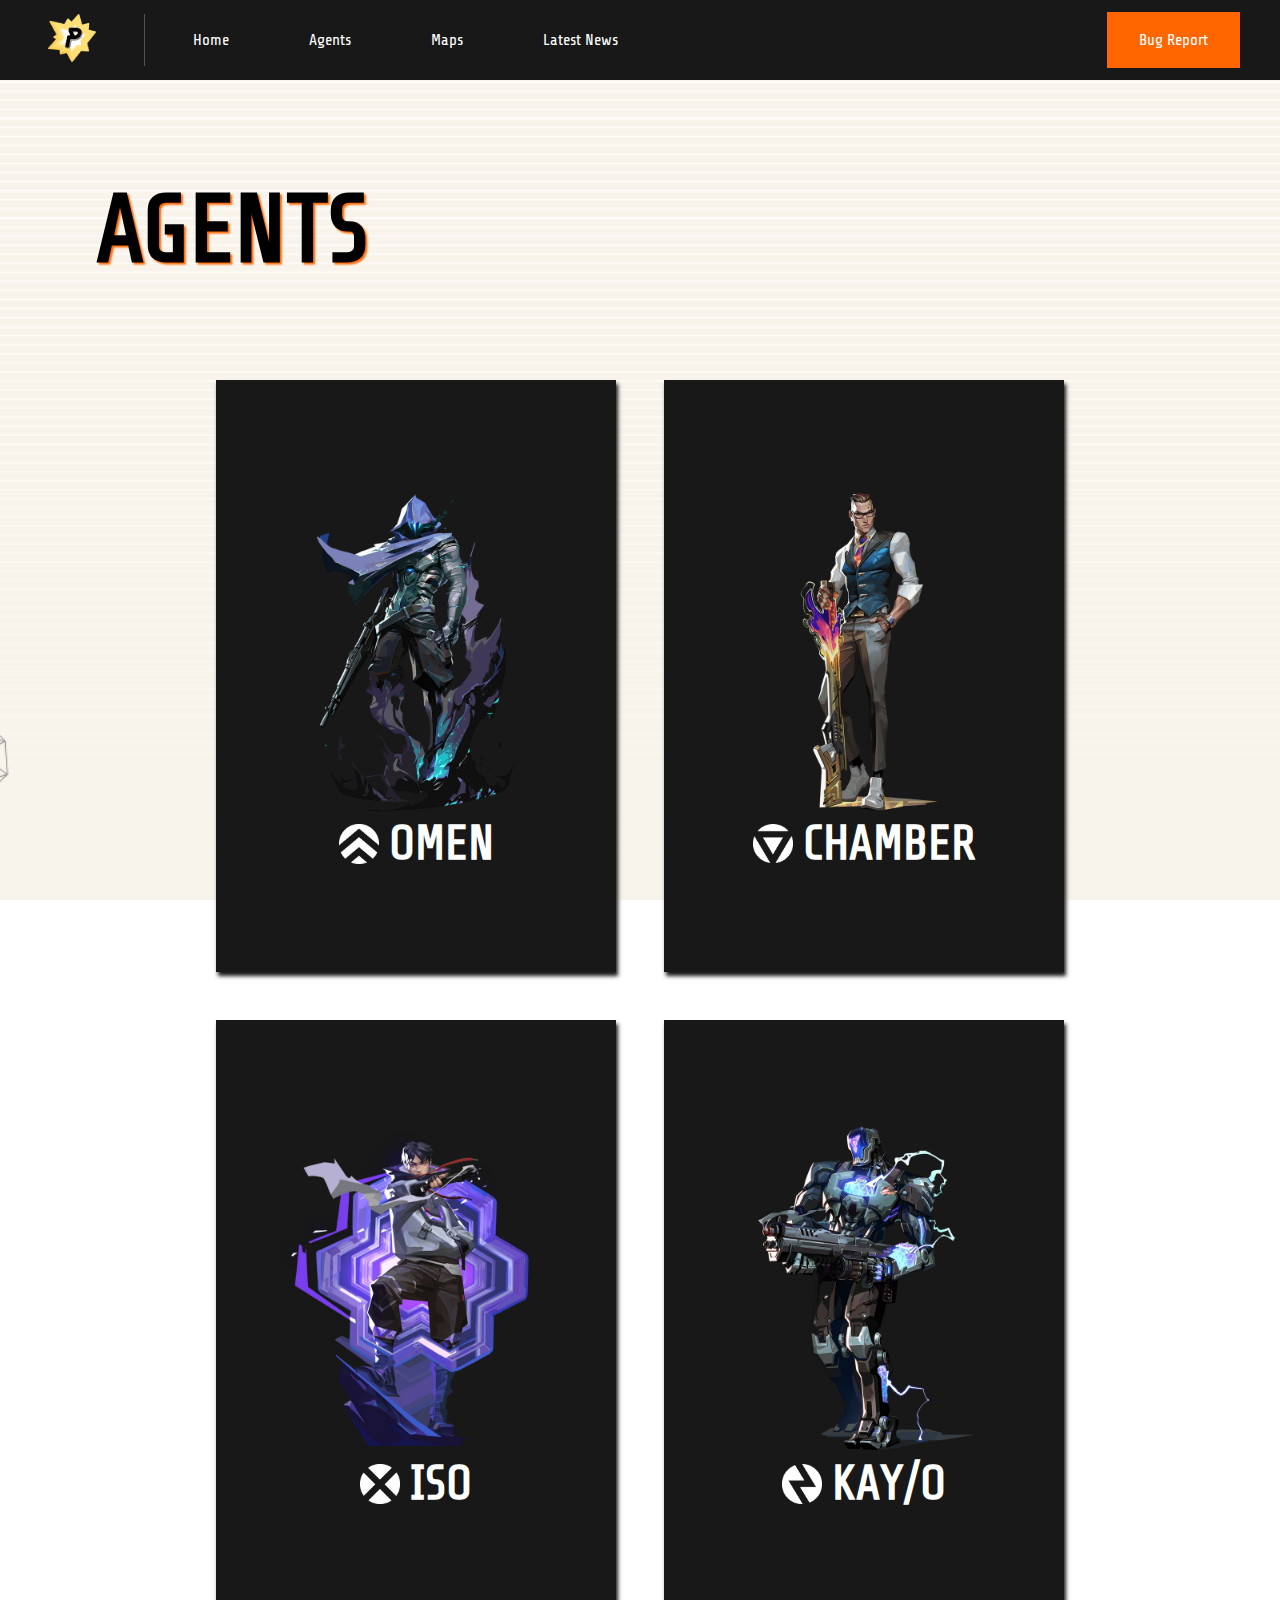
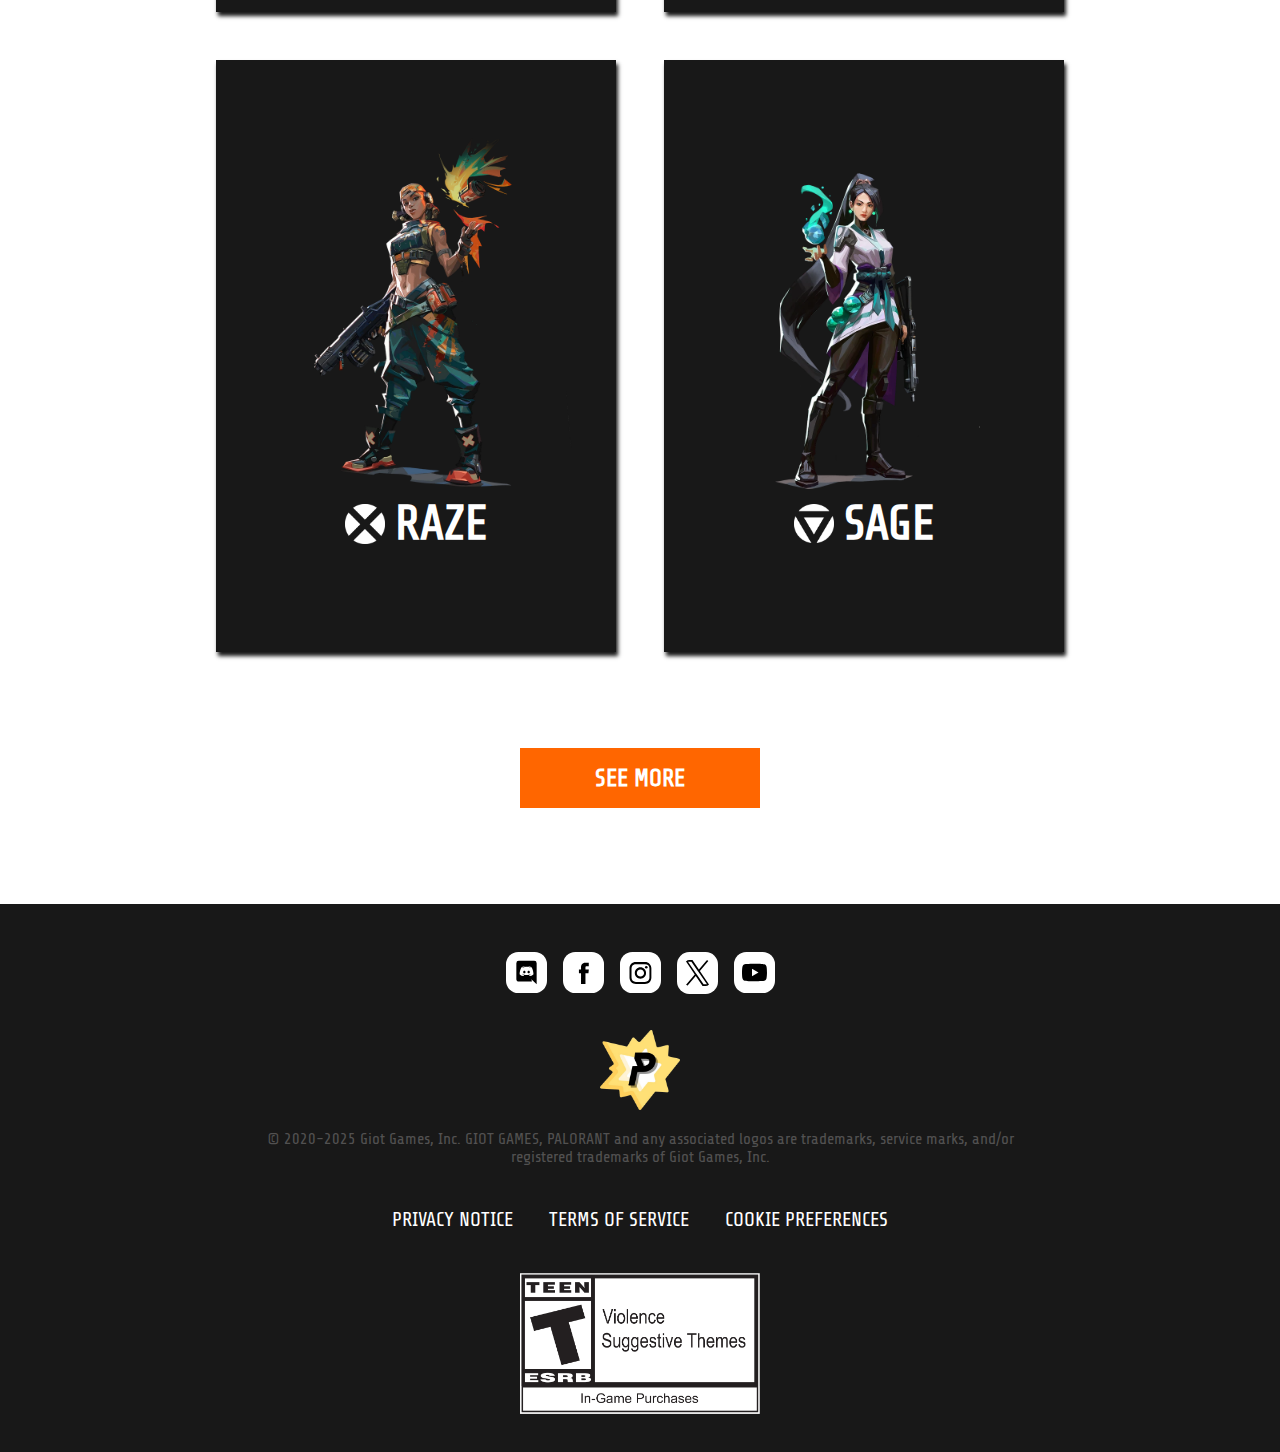
<file: page/agents.html>
<!DOCTYPE html>
<html lang="en">
  <head>
    <meta charset="UTF-8" />
    <meta name="viewport" content="width=device-width, initial-scale=1.0" />
    <link rel="stylesheet" href="../style/style.css" />
    <link rel="stylesheet" href="../style/index.css" />
    <link rel="stylesheet" href="../style/agents.css">
    <link rel="icon" href="../assets/partial/logo.png" type="image/png" />
    <script src="../js/index.js"></script>
    <title>Palorant</title>
  </head>
  <body>
    <header>
      <nav>
        <img
          src="../assets/partial/logo.png"
          alt=""
          srcset=""
          class="logo-responsive"
        />
        <input type="checkbox" id="sidebar-active" />
        <label for="sidebar-active" class="open-sidebar-button">
          <img src="../assets/partial/open.png" alt="notfound" srcset="" />
        </label>

        <div class="link-container">
          <div class="logo-container">
            <label for="sidebar-active" class="close-sidebar-button">
              <img src="../assets/partial/close.png" alt="notfound" srcset="" />
            </label>
            <a href="" class="logo">
              <img src="../assets/partial/logo.png" alt="" srcset="" />
            </a>
          </div>
          <a href="../index.html" class="link-nav">Home</a>
          <a href="agents.html" class="link-nav">Agents</a>
          <a href="maps.html" class="link-nav">Maps</a>
          <a href="news.html" class="link-nav">Latest News</a>
          <a href="report.html" class="bug-report">Bug Report</a>
        </div>
      </nav>
    </header>

    <section>
      <h1 class="latest-title agents-title">AGENTS</h1>
      <div class="agents-container">
        <a href="agents-detail/omen.html">
        <div class="agents">
          <div class="agents-photo">
            <img src="../assets/agents/omen.png" alt="">
          </div>
          <div class="agents-name-wrapper">
            <img src="../assets/index/roles/controller.png" alt="">
            <h1>OMEN</h1>
          </div>
        </div>
        </a>
        <a href="agents-detail/chamber.html">
        <div class="agents">
          <div class="agents-photo">
            <img src="../assets/agents/chamber.png" alt="">
          </div>
          <div class="agents-name-wrapper">
            <img src="../assets/index/roles/sentinel.png" alt="">
            <h1>CHAMBER</h1>
          </div>
        </div>
        </a>
        <a href="agents-detail/iso.html">
        <div class="agents">
          <div class="agents-photo">
            <img src="../assets/agents/iso.png" alt="">
          </div>
          <div class="agents-name-wrapper">
            <img src="../assets/index/roles/duelist.png" alt="">
            <h1>ISO</h1>
          </div>
        </div>
        </a>
        <a href="agents-detail/kayo.html">
        <div class="agents">
          <div class="agents-photo">
            <img src="../assets/agents/kayo.png" alt="">
          </div>
          <div class="agents-name-wrapper">
            <img src="../assets/index/roles/initiator.png" alt="">
            <h1>KAY/O</h1>
          </div>
        </div>
        </a>
        <a href="agents-detail/raze.html">
        <div class="agents">
          <div class="agents-photo">
            <img src="../assets/agents/raze.png" alt="">
          </div>
          <div class="agents-name-wrapper">
            <img src="../assets/index/roles/duelist.png" alt="">
            <h1>RAZE</h1>
          </div>
        </div>
        </a>
        <a href="agents-detail/sage.html">
        <div class="agents">
          <div class="agents-photo">
            <img src="../assets/agents/sage.png" alt="">
          </div>
          <div class="agents-name-wrapper">
            <img src="../assets/index/roles/sentinel.png" alt="">
            <h1>SAGE</h1>
          </div>
        </div>
        </a>
      </div>
      <div class="btn-container">
        <button class="all-agent-btn see-more-btn">SEE MORE</button>
      </div>
    </section>

    <footer>
      <div class="social-media-wrapper">
        <a href="">
          <img src="../assets/partial/footer/discord.svg" alt="" srcset="" />
        </a>
        <a href="">
          <img src="../assets/partial/footer/facebook.svg" alt="" srcset="" />
        </a>
        <a href="">
          <img src="../assets/partial/footer/instagram.svg" alt="" srcset="" />
        </a>
        <a href="">
          <img src="../assets/partial/footer/x.svg" alt="" srcset="" />
        </a>
        <a href="">
          <img src="../assets/partial/footer/youtube.svg" alt="" srcset="" />
        </a>
      </div>
      <div class="copyrights-wrapper">
        <a href="">
          <img src="../assets/partial/logo.png" alt="" />
        </a>
        <p class="copyrights-text">
          &copy; 2020-2025 Giot Games, Inc. GIOT GAMES, PALORANT and any
          associated logos are trademarks, service marks, and/or registered
          trademarks of Giot Games, Inc.
        </p>
      </div>
      <div class="terms-wrapper">
        <a href="">PRIVACY NOTICE</a>
        <a href="">TERMS OF SERVICE</a>
        <a href="">COOKIE PREFERENCES</a>
      </div>
      <img src="../assets/partial/footer/esrb.png" alt="" class="esrb-icon" />
    </footer>
  </body>
</html>
</file>
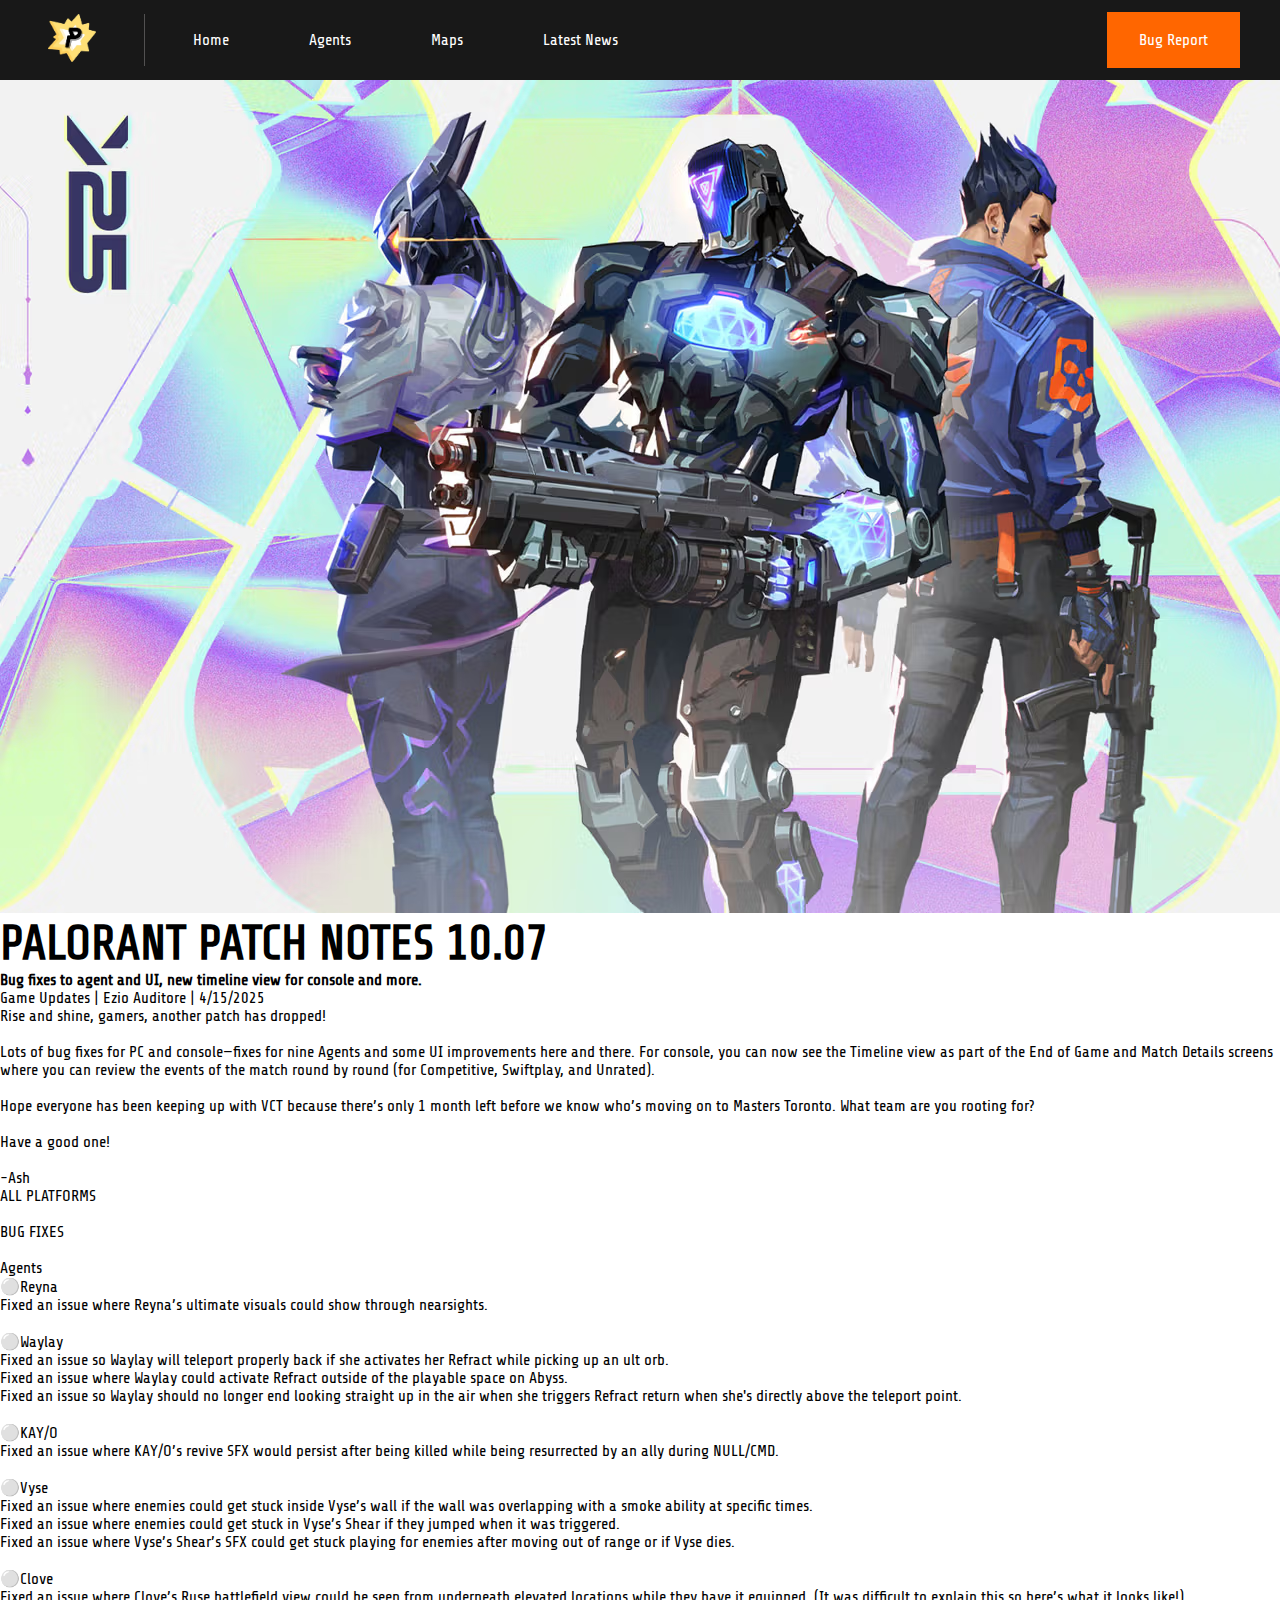
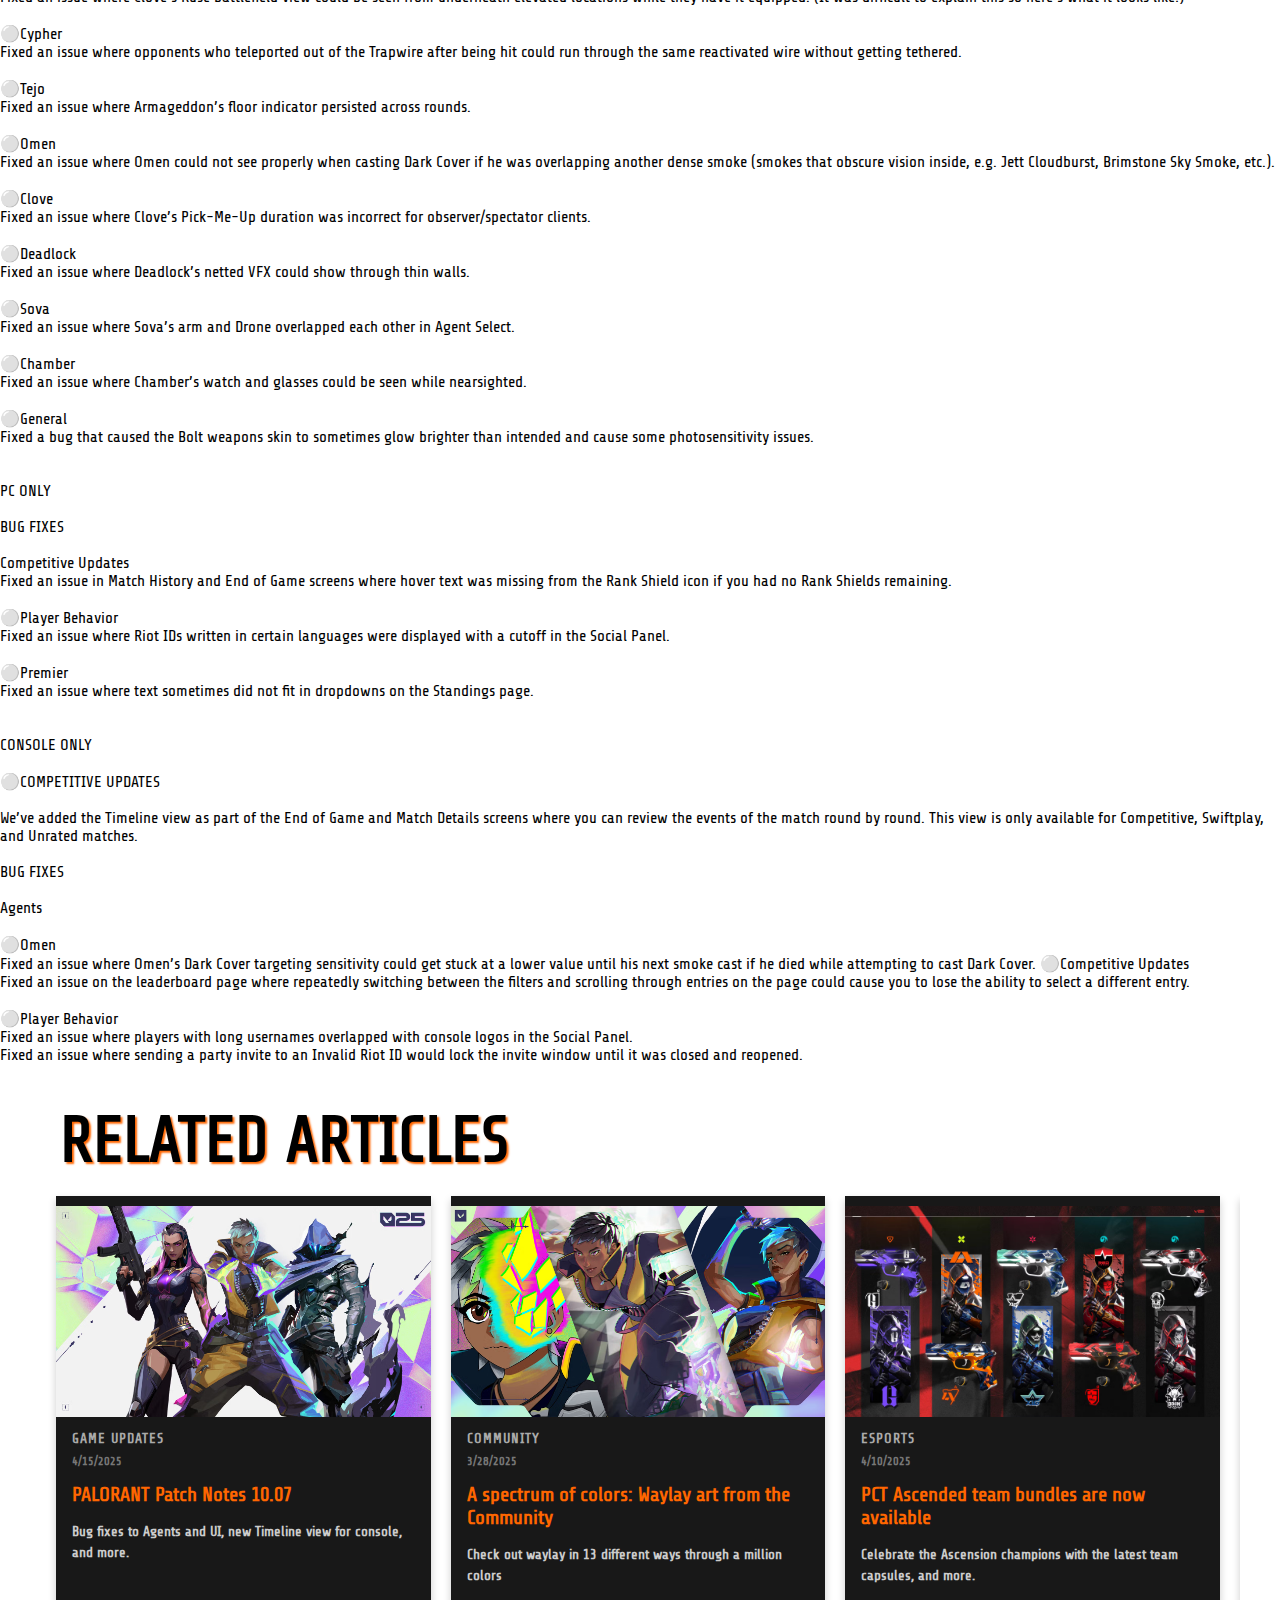
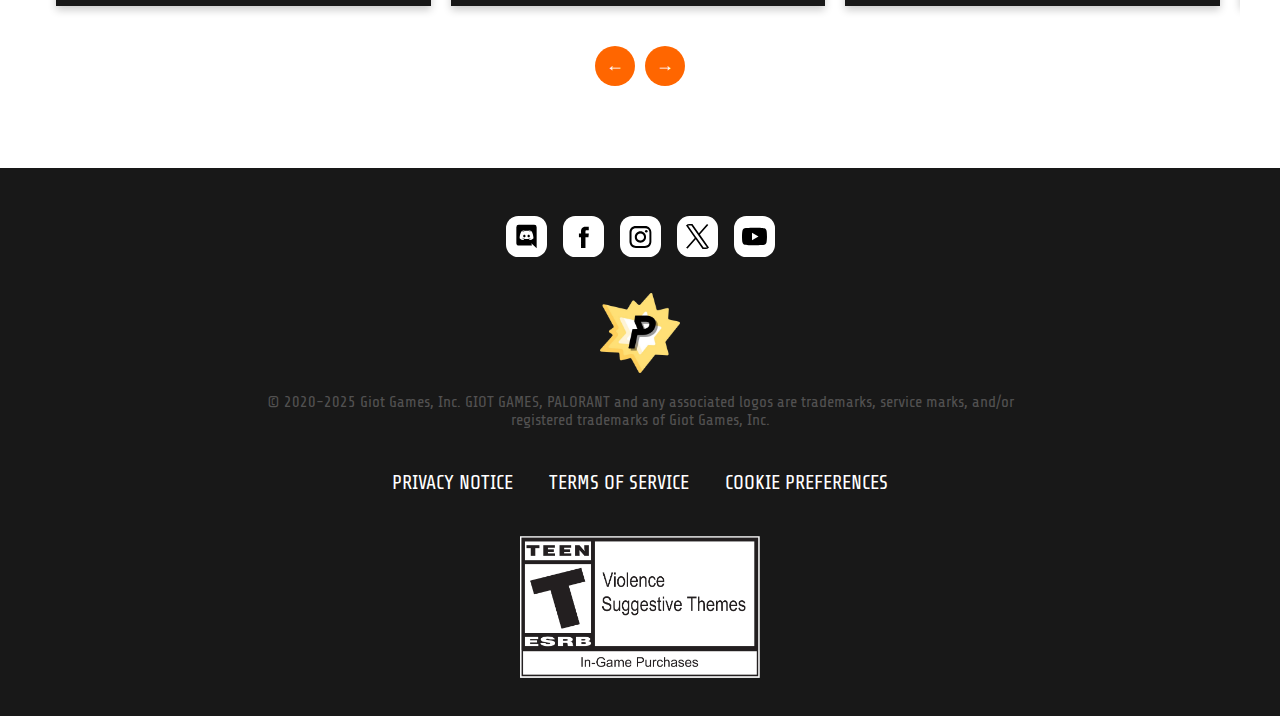
<file: page/news-detail.html>
<!DOCTYPE html>
<html lang="en">
  <head>
    <meta charset="UTF-8" />
    <meta name="viewport" content="width=device-width, initial-scale=1.0" />
    <link rel="stylesheet" href="../style/style.css" />
    <link rel="stylesheet" href="../style/index.css" />
    <link rel="stylesheet" href="../style/news.css" />
    <link rel="icon" href="../assets/partial/logo.png" type="image/png" />
    <script src="../js/index.js"></script>
    <title>Palorant</title>
  </head>
  <body>
    <header>
      <nav>
        <img
          src="../assets/partial/logo.png"
          alt=""
          srcset=""
          class="logo-responsive"
        />
        <input type="checkbox" id="sidebar-active" />
        <label for="sidebar-active" class="open-sidebar-button">
          <img src="../assets/partial/open.png" alt="notfound" srcset="" />
        </label>

        <div class="link-container">
          <div class="logo-container">
            <label for="sidebar-active" class="close-sidebar-button">
              <img src="../assets/partial/close.png" alt="notfound" srcset="" />
            </label>
            <a href="" class="logo">
              <img src="../assets/partial/logo.png" alt="" srcset="" />
            </a>
          </div>
          <a href="../index.html" class="link-nav">Home</a>
          <a href="agents.html" class="link-nav">Agents</a>
          <a href="maps.html" class="link-nav">Maps</a>
          <a href="news.html" class="link-nav">Latest News</a>
          <a href="report.html" class="bug-report">Bug Report</a>
        </div>
      </nav>
    </header>

    <section>
      <div class="news-detail-container">
        <div class="news-detail-img">
          <img src="../assets/index/news/patchnotes1.png" alt="" />
        </div>
        <div class="news-detail-desc">
          <h1 class="news-detail-title">PALORANT PATCH NOTES 10.07</h1>
          <h4 class="news-detail-subtitle">
            Bug fixes to agent and UI, new timeline view for console and more.
          </h4>
          <p>Game Updates | Ezio Auditore | 4/15/2025</p>
        </div>
      </div>

      <div class="detail-text-container">
        <div class="detail-text-wrapper">
          <div class="introduction-text">
            <p>
              Rise and shine, gamers, another patch has dropped! <br />
              <br />
              Lots of bug fixes for PC and console—fixes for nine Agents and
              some UI improvements here and there. For console, you can now see
              the Timeline view as part of the End of Game and Match Details
              screens where you can review the events of the match round by
              round (for Competitive, Swiftplay, and Unrated). <br />
              <br />
              Hope everyone has been keeping up with VCT because there’s only 1
              month left before we know who’s moving on to Masters Toronto. What
              team are you rooting for? <br /><br />
              Have a good one! <br />
              <br />
              -Ash
            </p>
          </div>
          <div class="info-text">
            <p>
                ALL PLATFORMS <br><br>
                BUG FIXES<br><br>
                Agents<br>
                ⚪Reyna<br>
                Fixed an issue where Reyna’s ultimate visuals could show through nearsights.<br><br>
                ⚪Waylay<br>
                Fixed an issue so Waylay will teleport properly back if she activates her Refract while picking up an ult orb.<br>
                Fixed an issue where Waylay could activate Refract outside of the playable space on Abyss.<br>
                Fixed an issue so Waylay should no longer end looking straight up in the air when she triggers Refract return when she's directly above the teleport point.<br><br>
                ⚪KAY/O<br>
                Fixed an issue where KAY/O’s revive SFX would persist after being killed while being resurrected by an ally during NULL/CMD.<br><br>
                ⚪Vyse<br>
                Fixed an issue where enemies could get stuck inside Vyse’s wall if the wall was overlapping with a smoke ability at specific times.<br>
                Fixed an issue where enemies could get stuck in Vyse’s Shear if they jumped when it was triggered.<br>
                Fixed an issue where Vyse’s Shear’s SFX could get stuck playing for enemies after moving out of range or if Vyse dies.<br><br>
                ⚪Clove<br>
                Fixed an issue where Clove’s Ruse battlefield view could be seen from underneath elevated locations while they have it equipped. (It was difficult to explain this so here’s what it looks like!)<br><br>
                
                
                ⚪Cypher<br>
                Fixed an issue where opponents who teleported out of the Trapwire after being hit could run through the same reactivated wire without getting tethered.<br><br>
                ⚪Tejo<br>
                Fixed an issue where Armageddon’s floor indicator persisted across rounds.<br><br>
                ⚪Omen<br>
                Fixed an issue where Omen could not see properly when casting Dark Cover if he was overlapping another dense smoke (smokes that obscure vision inside, e.g. Jett Cloudburst, Brimstone Sky Smoke, etc.).<br><br>
                ⚪Clove<br>
                Fixed an issue where Clove’s Pick-Me-Up duration was incorrect for observer/spectator clients.<br><br>
                ⚪Deadlock<br>
                Fixed an issue where Deadlock’s netted VFX could show through thin walls.<br><br>
                ⚪Sova<br>
                Fixed an issue where Sova’s arm and Drone overlapped each other in Agent Select.<br><br>
                ⚪Chamber<br>
                Fixed an issue where Chamber’s watch and glasses could be seen while nearsighted.<br><br>
                ⚪General<br>
                Fixed a bug that caused the Bolt weapons skin to sometimes glow brighter than intended and cause some photosensitivity issues.<br><br><br>
                PC ONLY<br><br>
                BUG FIXES<br><br>
                Competitive Updates<br>
                Fixed an issue in Match History and End of Game screens where hover text was missing from the Rank Shield icon if you had no Rank Shields remaining.<br><br>
                ⚪Player Behavior<br>
                Fixed an issue where Riot IDs written in certain languages were displayed with a cutoff in the Social Panel.<br><br>
                ⚪Premier<br>
                Fixed an issue where text sometimes did not fit in dropdowns on the Standings page.<br><br><br>
                CONSOLE ONLY<br><br>
                ⚪COMPETITIVE UPDATES<br><br>
                We’ve added the Timeline view as part of the End of Game and Match Details screens where you can review the events of the match round by round.
                This view is only available for Competitive, Swiftplay, and Unrated matches.<br><br>
                BUG FIXES<br><br>
                Agents<br><br>
                ⚪Omen<br>
                Fixed an issue where Omen’s Dark Cover targeting sensitivity could get stuck at a lower value until his next smoke cast if he died while attempting to cast Dark Cover.
                ⚪Competitive Updates<br>
                Fixed an issue on the leaderboard page where repeatedly switching between the filters and scrolling through entries on the page could cause you to lose the ability to select a different entry.<br><br>
                ⚪Player Behavior<br>
                Fixed an issue where players with long usernames overlapped with console logos in the Social Panel.<br>
                Fixed an issue where sending a party invite to an Invalid Riot ID would lock the invite window until it was closed and reopened.<br>
            </p>
          </div>
        </div>
      </div>

      <div class="slider-container">
        <div class="latest-title-wrapper">
          <h1 class="latest-title">RELATED ARTICLES</h1>
          <!-- <a href="" class="latest-link">GO TO NEWS PAGE</a> -->
        </div>
        <div class="slider">
          <div class="card">
            <a href="news-detail.html" class="card-link">
              <div class="card-content">
                <div class="image-container">
                  <img
                    src="../assets/index/news/patchnotes.png"
                    alt=""
                    class="card-image"
                  />
                </div>
                <div class="card-category">Game Updates</div>
                <div class="card-date">4/15/2025</div>
                <h3 class="card-title">PALORANT Patch Notes 10.07</h3>
                <p class="card-description">
                  Bug fixes to Agents and UI, new Timeline view for console, and
                  more.
                </p>
              </div>
            </a>
          </div>

          <div class="card">
            <a href="news-detail.html" class="card-link">
              <div class="card-content">
                <div class="image-container">
                  <img
                    src="../assets/index/news/waylayfanart.png"
                    alt=""
                    class="card-image"
                  />
                </div>
                <div class="card-category">Community</div>
                <div class="card-date">3/28/2025</div>
                <h3 class="card-title">
                  A spectrum of colors: Waylay art from the Community
                </h3>
                <p class="card-description">
                  Check out waylay in 13 different ways through a million colors
                </p>
              </div>
            </a>
          </div>

          <div class="card">
            <a href="news-detail.html" class="card-link">
              <div class="card-content">
                <div class="image-container">
                  <img
                    src="../assets/index/news/pct.png"
                    alt=""
                    srcset=""
                    class="card-image"
                  />
                </div>
                <div class="card-category">ESPORTS</div>
                <div class="card-date">4/10/2025</div>
                <h3 class="card-title">
                  PCT Ascended team bundles are now available
                </h3>
                <p class="card-description">
                  Celebrate the Ascension champions with the latest team
                  capsules, and more.
                </p>
              </div>
            </a>
          </div>

          <div class="card">
            <a href="news-detail.html" class="card-link">
              <div class="card-content">
                <div class="image-container">
                  <img
                    src="../assets/index/news/smite.png"
                    alt=""
                    class="card-image"
                  />
                </div>
                <div class="card-category">GAME UPDATES</div>
                <div class="card-date">4/1/2025</div>
                <h3 class="card-title">April Fools: Smite 2 Reveal</h3>
                <p class="card-description">
                  Yup it's happening. The best skin is back and better than
                  ever.
                </p>
              </div>
            </a>
          </div>

          <div class="card">
            <a href="news-detail.html" class="card-link">
              <div class="card-content">
                <div class="image-container">
                  <img
                    src="../assets/index/news/pct.png"
                    alt=""
                    srcset=""
                    class="card-image"
                  />
                </div>
                <div class="card-category">ESPORTS</div>
                <div class="card-date">3/19/2025</div>
                <h3 class="card-title">
                  Masters Toronto: Live audience and ticket sale information
                </h3>
                <p class="card-description">
                  We're thrilled to announce that tickets for PALORANT Masters
                  Toronto will be available
                </p>
              </div>
            </a>
          </div>
          <div class="card">
            <a href="news-detail.html" class="card-link">
              <div class="card-content">
                <div class="image-container">
                  <img
                    src="../assets/index/news/patchnotes1.png"
                    alt=""
                    srcset=""
                    class="card-image"
                  />
                </div>
                <div class="card-category">GAME UPDATES</div>
                <div class="card-date">4/1/2025</div>
                <h3 class="card-title">PALORANT Patch Notes 10.06</h3>
                <p class="card-description">
                  New KAY/O mechanic and buffs, plus loads of bug fixes
                </p>
              </div>
            </a>
          </div>
        </div>

        <div class="slider-nav">
          <button class="slider-btn prev-btn">&larr;</button>
          <button class="slider-btn next-btn">&rarr;</button>
        </div>
      </div>
    </section>

    <footer>
      <div class="social-media-wrapper">
        <a href="">
          <img src="../assets/partial/footer/discord.svg" alt="" srcset="" />
        </a>
        <a href="">
          <img src="../assets/partial/footer/facebook.svg" alt="" srcset="" />
        </a>
        <a href="">
          <img src="../assets/partial/footer/instagram.svg" alt="" srcset="" />
        </a>
        <a href="">
          <img src="../assets/partial/footer/x.svg" alt="" srcset="" />
        </a>
        <a href="">
          <img src="../assets/partial/footer/youtube.svg" alt="" srcset="" />
        </a>
      </div>
      <div class="copyrights-wrapper">
        <a href="">
          <img src="../assets/partial/logo.png" alt="" />
        </a>
        <p class="copyrights-text">
          &copy; 2020-2025 Giot Games, Inc. GIOT GAMES, PALORANT and any
          associated logos are trademarks, service marks, and/or registered
          trademarks of Giot Games, Inc.
        </p>
      </div>
      <div class="terms-wrapper">
        <a href="">PRIVACY NOTICE</a>
        <a href="">TERMS OF SERVICE</a>
        <a href="">COOKIE PREFERENCES</a>
      </div>
      <img src="../assets/partial/footer/esrb.png" alt="" class="esrb-icon" />
    </footer>
  </body>
</html>
</file>
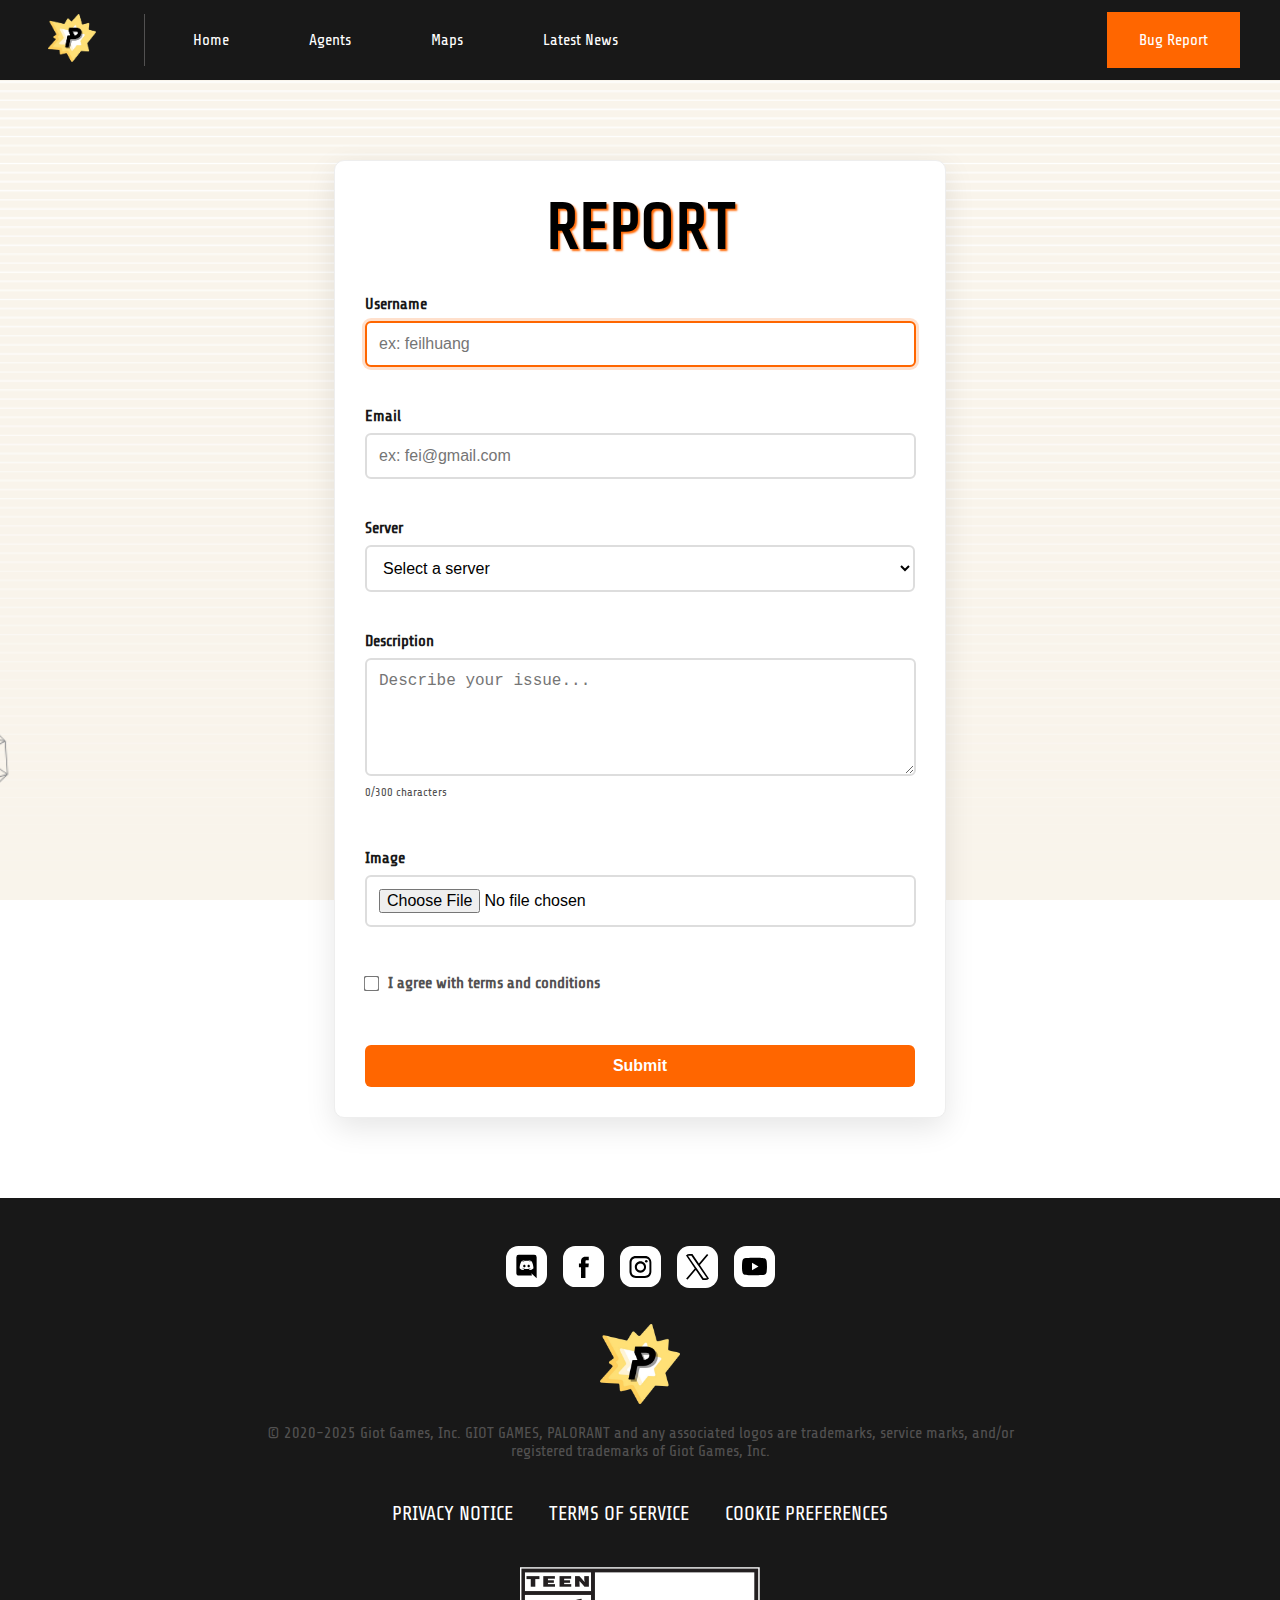
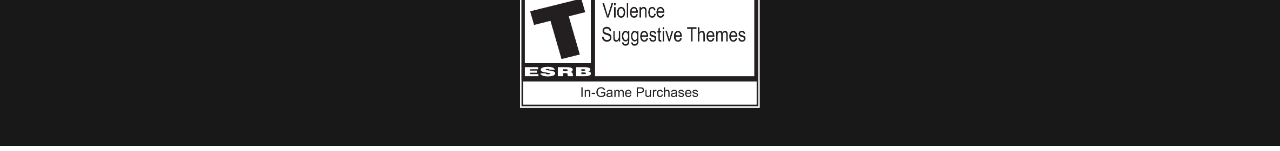
<file: page/report.html>
<!DOCTYPE html>
<html lang="en">
  <head>
    <meta charset="UTF-8" />
    <meta name="viewport" content="width=device-width, initial-scale=1.0" />
    <link rel="stylesheet" href="../style/style.css" />
    <link rel="stylesheet" href="../style/index.css" />
    <link rel="stylesheet" href="../style/report.css">
    <link rel="icon" href="../assets/partial/logo.png" type="image/png" />
    <script src="../js/report.js"></script>
    <title>Palorant</title>
  </head>
  
  <body>
    <header>
      <nav>
        <img
          src="../assets/partial/logo.png"
          alt=""
          srcset=""
          class="logo-responsive"
        />
        <input type="checkbox" id="sidebar-active" />
        <label for="sidebar-active" class="open-sidebar-button">
          <img src="../assets/partial/open.png" alt="notfound" srcset="" />
        </label>

        <div class="link-container">
          <div class="logo-container">
            <label for="sidebar-active" class="close-sidebar-button">
              <img src="../assets/partial/close.png" alt="notfound" srcset="" />
            </label>
            <a href="" class="logo">
              <img src="../assets/partial/logo.png" alt="" srcset="" />
            </a>
          </div>
          <a href="../index.html" class="link-nav">Home</a>
          <a href="agents.html" class="link-nav">Agents</a>
          <a href="maps.html" class="link-nav">Maps</a>
          <a href="news.html" class="link-nav">Latest News</a>
          <a href="report.html" class="bug-report">Bug Report</a>
        </div>
      </nav>
    </header>

    <section>
      <div class="form-container">
        <form id="reportForm" action="">
          <h1 class="text-report">REPORT</h1>
          <div class="input-wrapper">
          <label for="username">Username</label>
          <input type="text" name="username" id="username" placeholder="ex: feilhuang" autocomplete="off" autofocus>
          <div id="usernameError" class="error-message"></div>
          </div>

          <div class="input-wrapper">
          <label for="email">Email</label>
          <input type="email" name="email" id="email" placeholder="ex: fei@gmail.com">
          <div id="emailError" class="error-message"></div>
          </div>

          <div class="input-wrapper">
          <label for="server">Server</label>
          <select name="server" id="server">
            <option value="">Select a server</option>
            <option value="APAC">APAC</option>  
            <option value="EMEA">EMEA</option>
            <option value="AMERICA">AMERICA</option>
            <option value="CHINA">CHINA</option>
          </select>
          <div id="serverError" class="error-message"></div>
          </div>

          <div class="input-wrapper">
          <label for="description">Description</label>
          <textarea name="description" id="description" cols="30" rows="5" placeholder="Describe your issue..."></textarea>
          <div class="char-counter" id="descCounter">0/300 characters</div>
          <div id="descriptionError" class="error-message"></div>
          </div>

          <div class="input-wrapper">
          <label for="report-img">Image</label>
          <input type="file" id="report-img" name="report-img" accept="image/*">
          <img id="preview" class="preview-image" alt="Preview">
          <div id="imageError" class="error-message"></div>
          </div>  

          <div class="checkbox-wrapper">
            <input type="checkbox" name="agree" id="agree">
            <label for="agree" class="label-agree">I agree with terms and conditions</label>
          </div>
          <div id="agreeError" class="error-message"></div>
        
          <button type="submit">Submit</button>
        </form>
      </div>
    </section>
   

    <footer>
      <div class="social-media-wrapper">
        <a href="">
          <img src="../assets/partial/footer/discord.svg" alt="" srcset="" />
        </a>
        <a href="">
          <img src="../assets/partial/footer/facebook.svg" alt="" srcset="" />
        </a>
        <a href="">
          <img src="../assets/partial/footer/instagram.svg" alt="" srcset="" />
        </a>
        <a href="">
          <img src="../assets/partial/footer/x.svg" alt="" srcset="" />
        </a>
        <a href="">
          <img src="../assets/partial/footer/youtube.svg" alt="" srcset="" />
        </a>
      </div>
      <div class="copyrights-wrapper">
        <a href="">
          <img src="../assets/partial/logo.png" alt="" />
        </a>
        <p class="copyrights-text">
          &copy; 2020-2025 Giot Games, Inc. GIOT GAMES, PALORANT and any
          associated logos are trademarks, service marks, and/or registered
          trademarks of Giot Games, Inc.
        </p>
      </div>
      <div class="terms-wrapper">
        <a href="">PRIVACY NOTICE</a>
        <a href="">TERMS OF SERVICE</a>
        <a href="">COOKIE PREFERENCES</a>
      </div>
      <img src="../assets/partial/footer/esrb.png" alt="" class="esrb-icon" />
    </footer>
  </body>
</html>
</file>
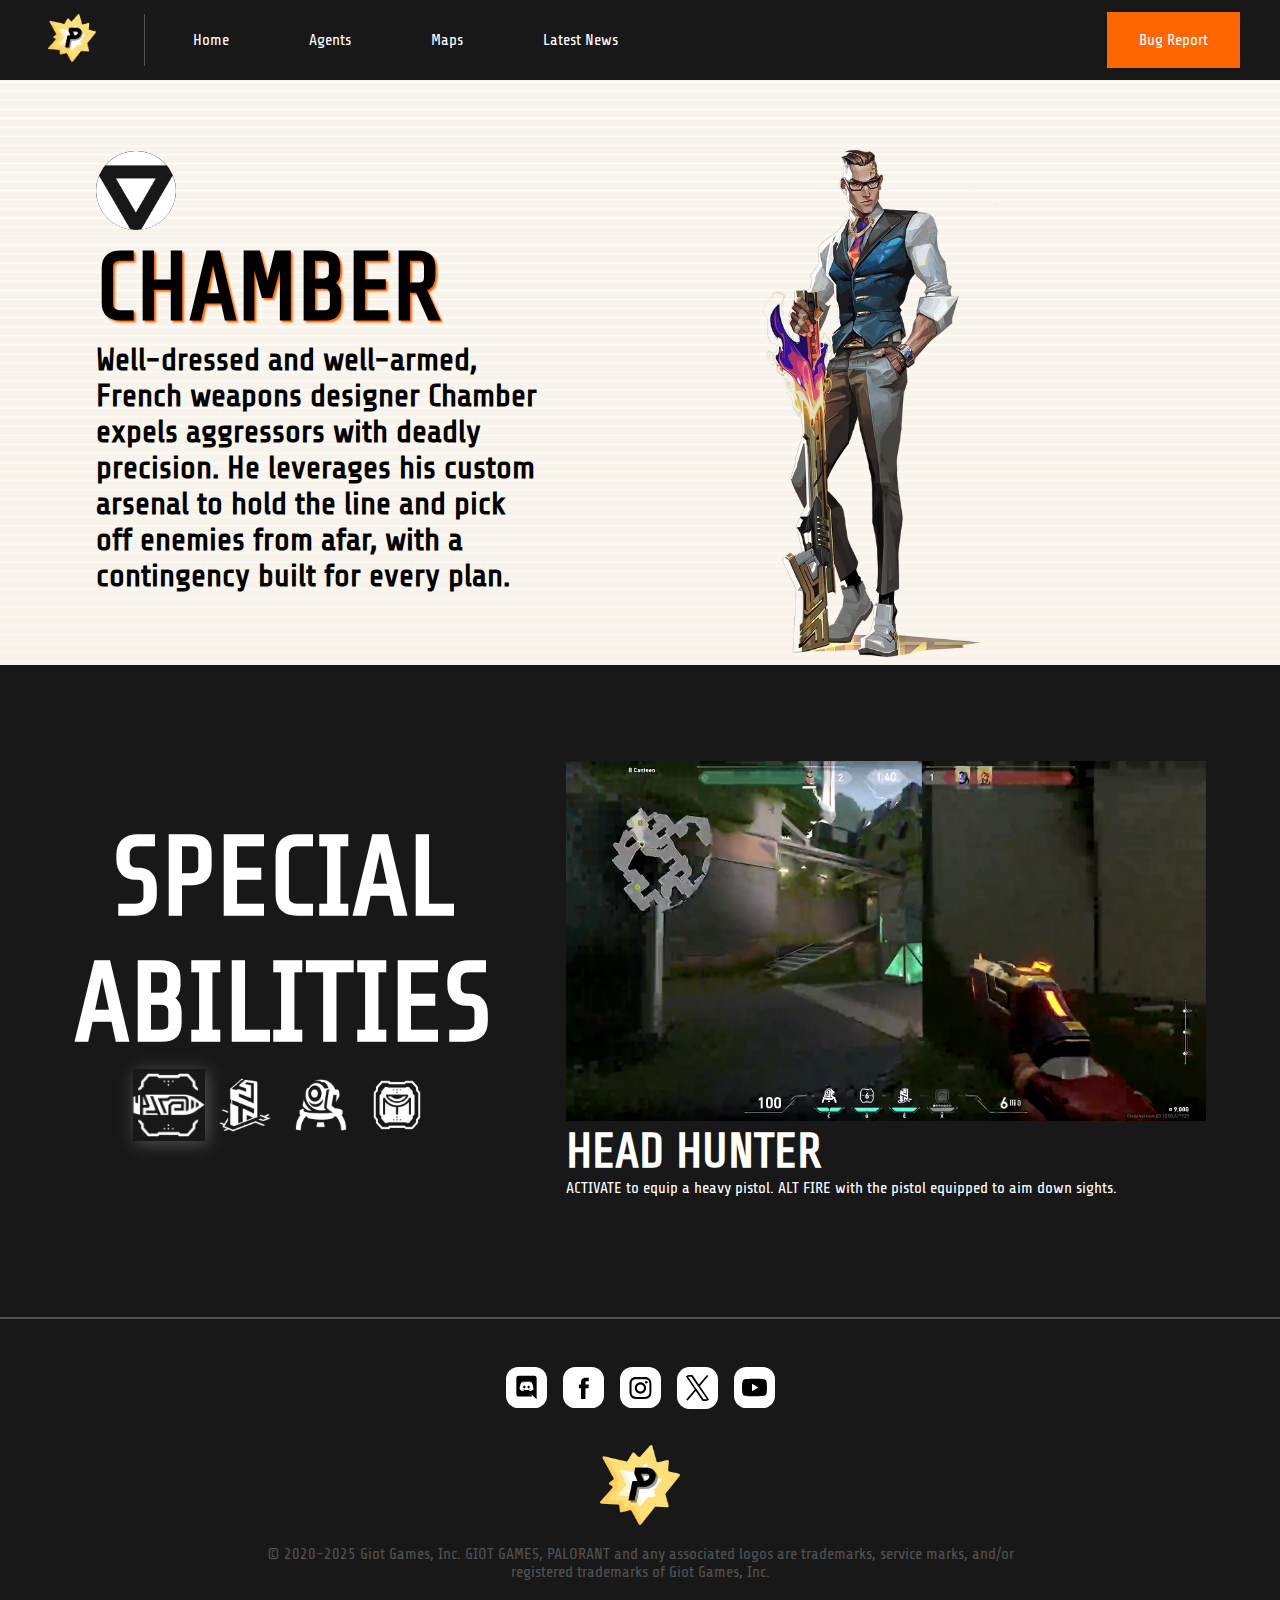
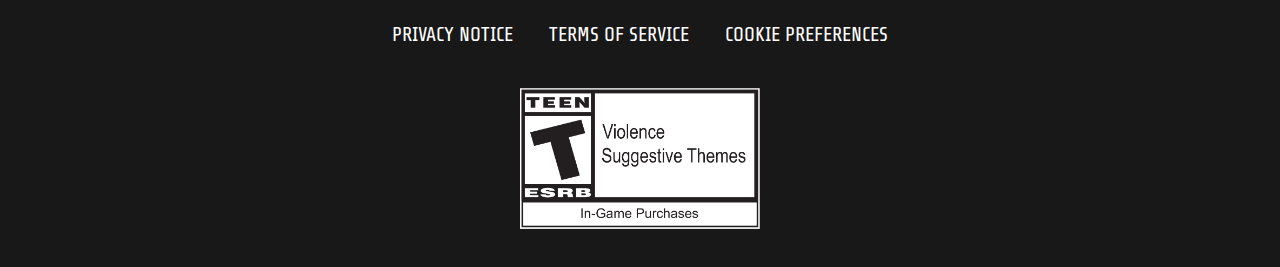
<file: page/agents-detail/chamber.html>
<!DOCTYPE html>
<html lang="en">
  <head>
    <meta charset="UTF-8" />
    <meta name="viewport" content="width=device-width, initial-scale=1.0" />
    <link rel="stylesheet" href="../../style/style.css" />
    <link rel="stylesheet" href="../../style/index.css" />
    <link rel="stylesheet" href="../../style/agents.css">
    <link rel="icon" href="../../assets/partial/logo.png" type="image/png" />
    <script src="../../js/index.js"></script>
    <script src="../../js/agents.js"></script>
    <title>Palorant</title>
  </head>
  <body>
    <header>
      <nav>
        <img
          src="../../assets/partial/logo.png"
          alt=""
          srcset=""
          class="logo-responsive"
        />
        <input type="checkbox" id="sidebar-active" />
        <label for="sidebar-active" class="open-sidebar-button">
          <img src="../../assets/partial/open.png" alt="notfound" srcset="" />
        </label>

        <div class="link-container">
          <div class="logo-container">
            <label for="sidebar-active" class="close-sidebar-button">
              <img src="../../assets/partial/close.png" alt="notfound" srcset="" />
            </label>
            <a href="" class="logo">
              <img src="../../assets/partial/logo.png" alt="" srcset="" />
            </a>
          </div>
          <a href="../../index.html" class="link-nav">Home</a>
          <a href="../agents.html" class="link-nav">Agents</a>
          <a href="../maps.html" class="link-nav">Maps</a>
          <a href="../news.html" class="link-nav">Latest News</a>
          <a href="../report.html" class="bug-report">Bug Report</a>
        </div>
      </nav>
    </header>

    <section>
        <div class="agent-detail-jumbotron">
            <div class="agent-desc">
                <img src="../../assets/index/roles/sentinel.png" alt="" srcset="" class="roles-icon">
                <h1 class="agent-name">CHAMBER</h1>
                <h3 class="agent-text">Well-dressed and well-armed, French weapons designer Chamber expels aggressors with deadly precision. He leverages his custom arsenal to hold the line and pick off enemies from afar, with a contingency built for every plan.</h3>
            </div>
            <div class="agent-detail-img">
            <img src="../../assets/agents/chamber.png" alt="" srcset="">
            </div>
        </div>  
        <div class="abilities-container">
            <div class="abilities-icons">
                <h1 class="special-abilities-title">SPECIAL <br> ABILITIES</h1>
                <div class="icons">
                    <img src="../../assets/agents/chamber-abilities/headhunter.png" onclick="showAbility('ab1')" alt="Ability 1">
                    <img src="../../assets/agents/chamber-abilities/rendezvouz.png" onclick="showAbility('ab2')" alt="Ability 2">
                    <img src="../../assets/agents/chamber-abilities/trademark.png" onclick="showAbility('ab3')" alt="Ability 3">
                    <img src="../../assets/agents/chamber-abilities/tourdeforce.png" onclick="showAbility('ab4')" alt="Ability 4">
                </div>
            </div>

            <div class="abilities-desc">
              <div id="ab1" class="ability-card">
                <video src="../../assets/agents/chamber-abilities/Chamber.mp4" autoplay muted loop></video>
                <h1>HEAD HUNTER</h1>
                <p>ACTIVATE to equip a heavy pistol. ALT FIRE with the pistol equipped to aim down sights.</p>
              </div>
              <div id="ab2" class="ability-card">
                <video src="../../assets/agents/chamber-abilities/Chamber_2.mp4" autoplay muted loop></video>
                <h1>RENDEZVOUZ</h1>
                <p>EQUIP a teleport anchor. FIRE to place it on the ground. While on the ground and in range of the anchor, REACTIVATE to quickly teleport to the anchor. The anchor can be picked up to be REDEPLOYED.</p>
              </div>
              <div id="ab3" class="ability-card">
                <video src="../../assets/agents/chamber-abilities/Chamber_3.mp4" autoplay muted loop></video>
                <h1>TRADEMARK</h1>
                <p>EQUIP a trap that scans for enemies. FIRE to place it on the ground. When a visible enemy comes in range, the trap counts down and then destabilizes the terrain around them, creating a lingering field that Slows players caught inside of it. The trap can be picked up to be REDEPLOYED.</p>
              </div>
              <div id="ab4" class="ability-card">
                <video src="../../assets/agents/chamber-abilities/Chamber_4.mp4" autoplay muted loop></video>
                <h1>TOUR DE FORCE</h1>
                <p>ACTIVATE to summon a powerful, custom sniper rifle that will kill an enemy with any direct hit to the upper body. ALT FIRE to aim down sights. Killing an enemy creates a lingering field that Slows players caught inside of it.</p>
              </div>
            </div>
        </div>
    </section>

    <footer>
      <div class="social-media-wrapper">
        <a href="">
          <img src="../../assets/partial/footer/discord.svg" alt="" srcset="" />
        </a>
        <a href="">
          <img src="../../assets/partial/footer/facebook.svg" alt="" srcset="" />
        </a>
        <a href="">
          <img src="../../assets/partial/footer/instagram.svg" alt="" srcset="" />
        </a>
        <a href="">
          <img src="../../assets/partial/footer/x.svg" alt="" srcset="" />
        </a>
        <a href="">
          <img src="../../assets/partial/footer/youtube.svg" alt="" srcset="" />
        </a>
      </div>
      <div class="copyrights-wrapper">
        <a href="">
          <img src="../../assets/partial/logo.png" alt="" />
        </a>
        <p class="copyrights-text">
          &copy; 2020-2025 Giot Games, Inc. GIOT GAMES, PALORANT and any
          associated logos are trademarks, service marks, and/or registered
          trademarks of Giot Games, Inc.
        </p>
      </div>
      <div class="terms-wrapper">
        <a href="">PRIVACY NOTICE</a>
        <a href="">TERMS OF SERVICE</a>
        <a href="">COOKIE PREFERENCES</a>
      </div>
      <img src="../../assets/partial/footer/esrb.png" alt="" class="esrb-icon" />
    </footer>
  </body>
</html>
</file>
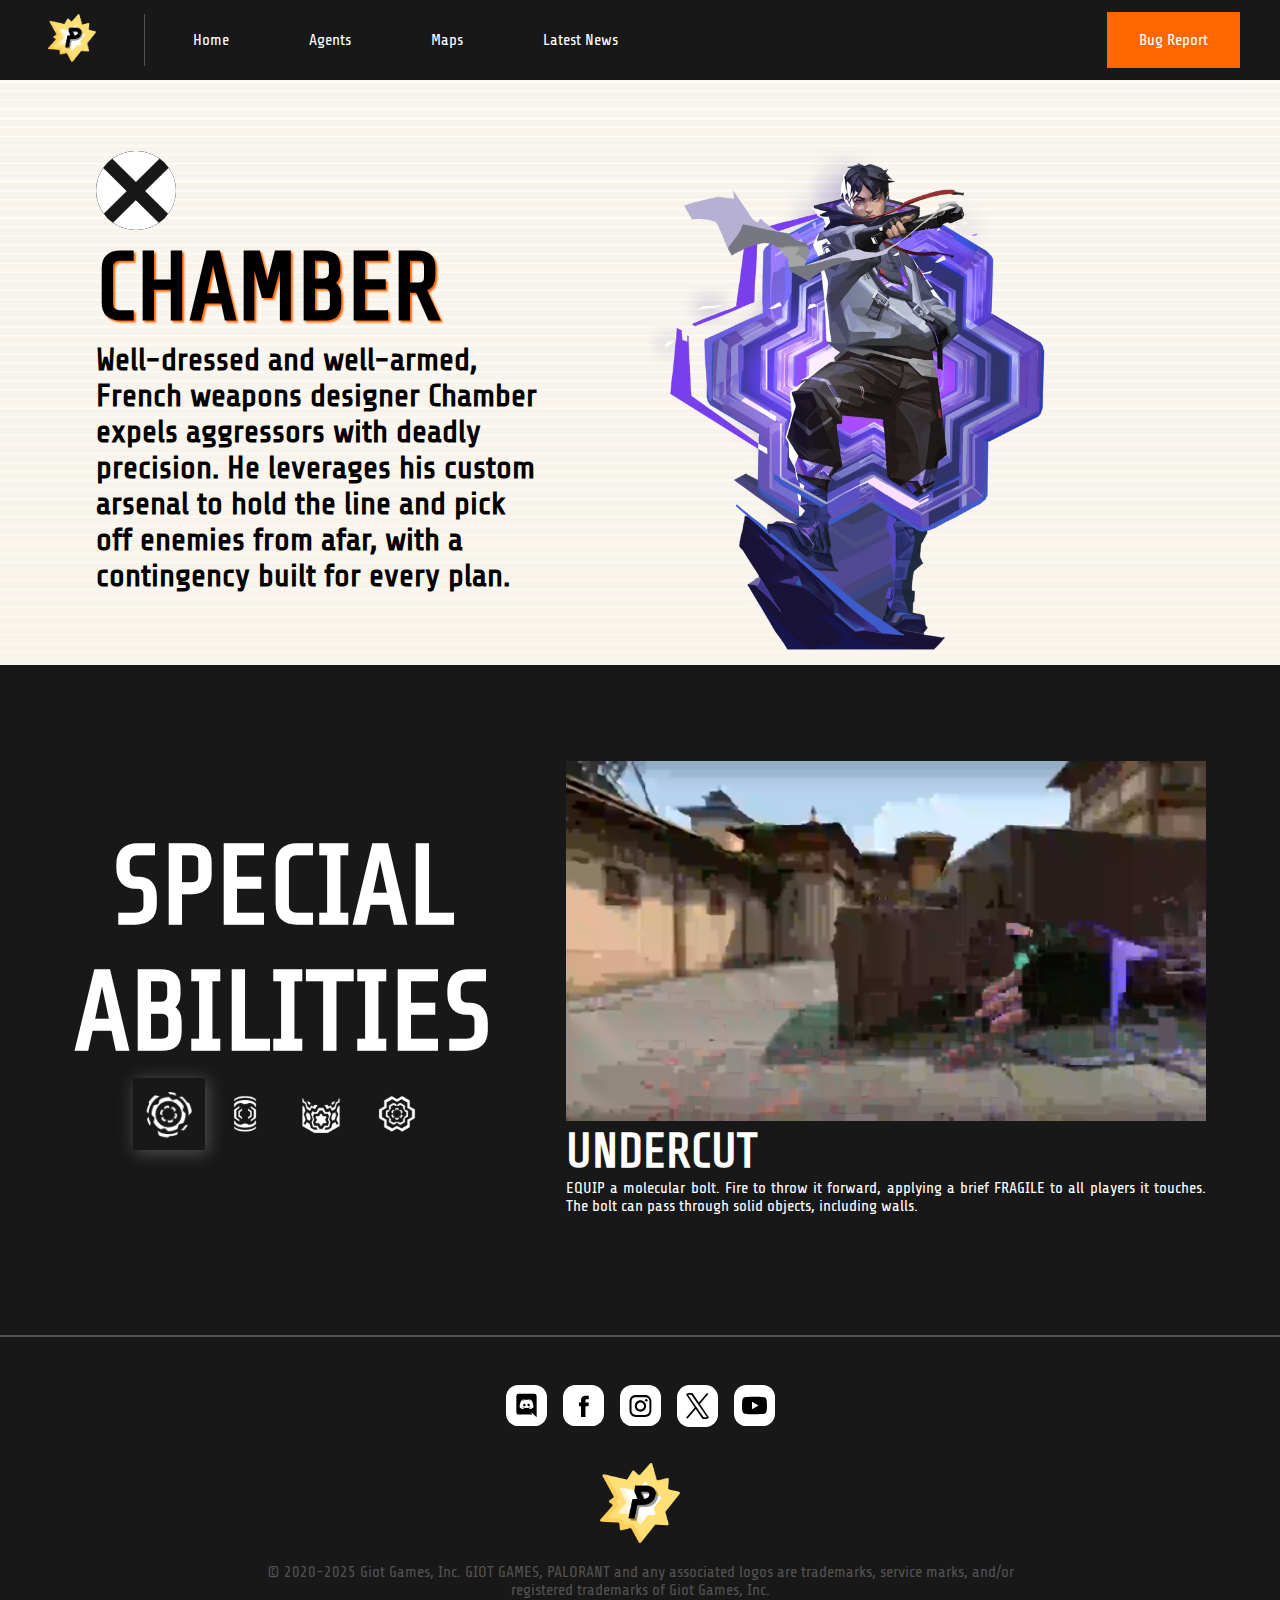
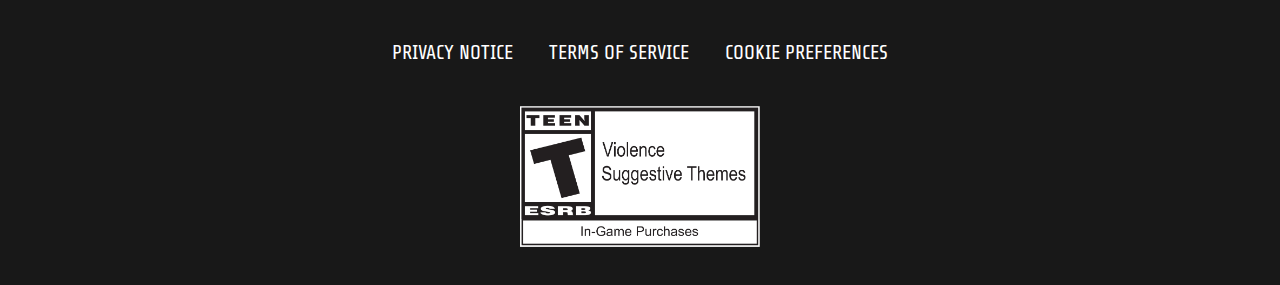
<file: page/agents-detail/iso.html>
<!DOCTYPE html>
<html lang="en">
  <head>
    <meta charset="UTF-8" />
    <meta name="viewport" content="width=device-width, initial-scale=1.0" />
    <link rel="stylesheet" href="../../style/style.css" />
    <link rel="stylesheet" href="../../style/index.css" />
    <link rel="stylesheet" href="../../style/agents.css">
    <link rel="icon" href="../../assets/partial/logo.png" type="image/png" />
    <script src="../../js/index.js"></script>
    <script src="../../js/agents.js"></script>
    <title>Palorant</title>
  </head>
  <body>
    <header>
      <nav>
        <img
          src="../../assets/partial/logo.png"
          alt=""
          srcset=""
          class="logo-responsive"
        />
        <input type="checkbox" id="sidebar-active" />
        <label for="sidebar-active" class="open-sidebar-button">
          <img src="../../assets/partial/open.png" alt="notfound" srcset="" />
        </label>

        <div class="link-container">
          <div class="logo-container">
            <label for="sidebar-active" class="close-sidebar-button">
              <img src="../../assets/partial/close.png" alt="notfound" srcset="" />
            </label>
            <a href="" class="logo">
              <img src="../../assets/partial/logo.png" alt="" srcset="" />
            </a>
          </div>
          <a href="../../index.html" class="link-nav">Home</a>
          <a href="../agents.html" class="link-nav">Agents</a>
          <a href="../maps.html" class="link-nav">Maps</a>
          <a href="../news.html" class="link-nav">Latest News</a>
          <a href="../report.html" class="bug-report">Bug Report</a>
        </div>
      </nav>
    </header>

    <section>
        <div class="agent-detail-jumbotron">
            <div class="agent-desc">
                <img src="../../assets/index/roles/duelist.png" alt="" srcset="" class="roles-icon">
                <h1 class="agent-name">CHAMBER</h1>
                <h3 class="agent-text">Well-dressed and well-armed, French weapons designer Chamber expels aggressors with deadly precision. He leverages his custom arsenal to hold the line and pick off enemies from afar, with a contingency built for every plan.</h3>
            </div>
            <div class="agent-detail-img">
            <img src="../../assets/agents/iso.png" alt="" srcset="">
            </div>
        </div>  
        <div class="abilities-container">
            <div class="abilities-icons">
                <h1 class="special-abilities-title">SPECIAL <br> ABILITIES</h1>
                <div class="icons">
                    <img src="../../assets/agents/iso-abilities/undercut.png" onclick="showAbility('ab1')" alt="Ability 1">
                    <img src="../../assets/agents/iso-abilities/doubletap.png" onclick="showAbility('ab2')" alt="Ability 2">
                    <img src="../../assets/agents/iso-abilities/contingency.png" onclick="showAbility('ab3')" alt="Ability 3">
                    <img src="../../assets/agents/iso-abilities/killcontract.png" onclick="showAbility('ab4')" alt="Ability 4">
                </div>
            </div>

            <div class="abilities-desc">
              <div id="ab1" class="ability-card">
                <video src="../../assets/agents/iso-abilities/Iso.mp4" autoplay muted loop></video>
                <h1>UNDERCUT</h1>
                <p>EQUIP a molecular bolt. Fire to throw it forward, applying a brief FRAGILE to all players it touches. The bolt can pass through solid objects, including walls.</p>
              </div>
              <div id="ab2" class="ability-card">
                <video src="../../assets/agents/iso-abilities/Iso_2.mp4" autoplay muted loop></video>
                <h1>DOUBLE TAP</h1>
                <p>START a focus timer. Once completed, enter a flow state during which downed enemies you kill or damage generate an energy orb. Shooting this orb grants you a shield which absorbs one instance of damage from any source.</p>
              </div>
              <div id="ab3" class="ability-card">
                <video src="../../assets/agents/iso-abilities/Iso_3.mp4" autoplay muted loop></video>
                <h1>CONTINGENCY</h1>
                <p>EQUIP to assemble prismatic energy. FIRE to push an indestructible wall of energy forward that blocks bullets.</p>
              </div>
              <div id="ab4" class="ability-card">
                <video src="../../assets/agents/iso-abilities/Iso_4.mp4" autoplay muted loop></video>
                <h1>KILL CONTRACT</h1>
                <p>EQUIP an interdimensional arena. FIRE to hurl a column of energy through the battlefield, pulling you and the first enemy hit into the arena. You and your opponent duel to the death.</p>
              </div>
            </div>
        </div>
    </section>

    <footer>
      <div class="social-media-wrapper">
        <a href="">
          <img src="../../assets/partial/footer/discord.svg" alt="" srcset="" />
        </a>
        <a href="">
          <img src="../../assets/partial/footer/facebook.svg" alt="" srcset="" />
        </a>
        <a href="">
          <img src="../../assets/partial/footer/instagram.svg" alt="" srcset="" />
        </a>
        <a href="">
          <img src="../../assets/partial/footer/x.svg" alt="" srcset="" />
        </a>
        <a href="">
          <img src="../../assets/partial/footer/youtube.svg" alt="" srcset="" />
        </a>
      </div>
      <div class="copyrights-wrapper">
        <a href="">
          <img src="../../assets/partial/logo.png" alt="" />
        </a>
        <p class="copyrights-text">
          &copy; 2020-2025 Giot Games, Inc. GIOT GAMES, PALORANT and any
          associated logos are trademarks, service marks, and/or registered
          trademarks of Giot Games, Inc.
        </p>
      </div>
      <div class="terms-wrapper">
        <a href="">PRIVACY NOTICE</a>
        <a href="">TERMS OF SERVICE</a>
        <a href="">COOKIE PREFERENCES</a>
      </div>
      <img src="../../assets/partial/footer/esrb.png" alt="" class="esrb-icon" />
    </footer>
  </body>
</html>
</file>
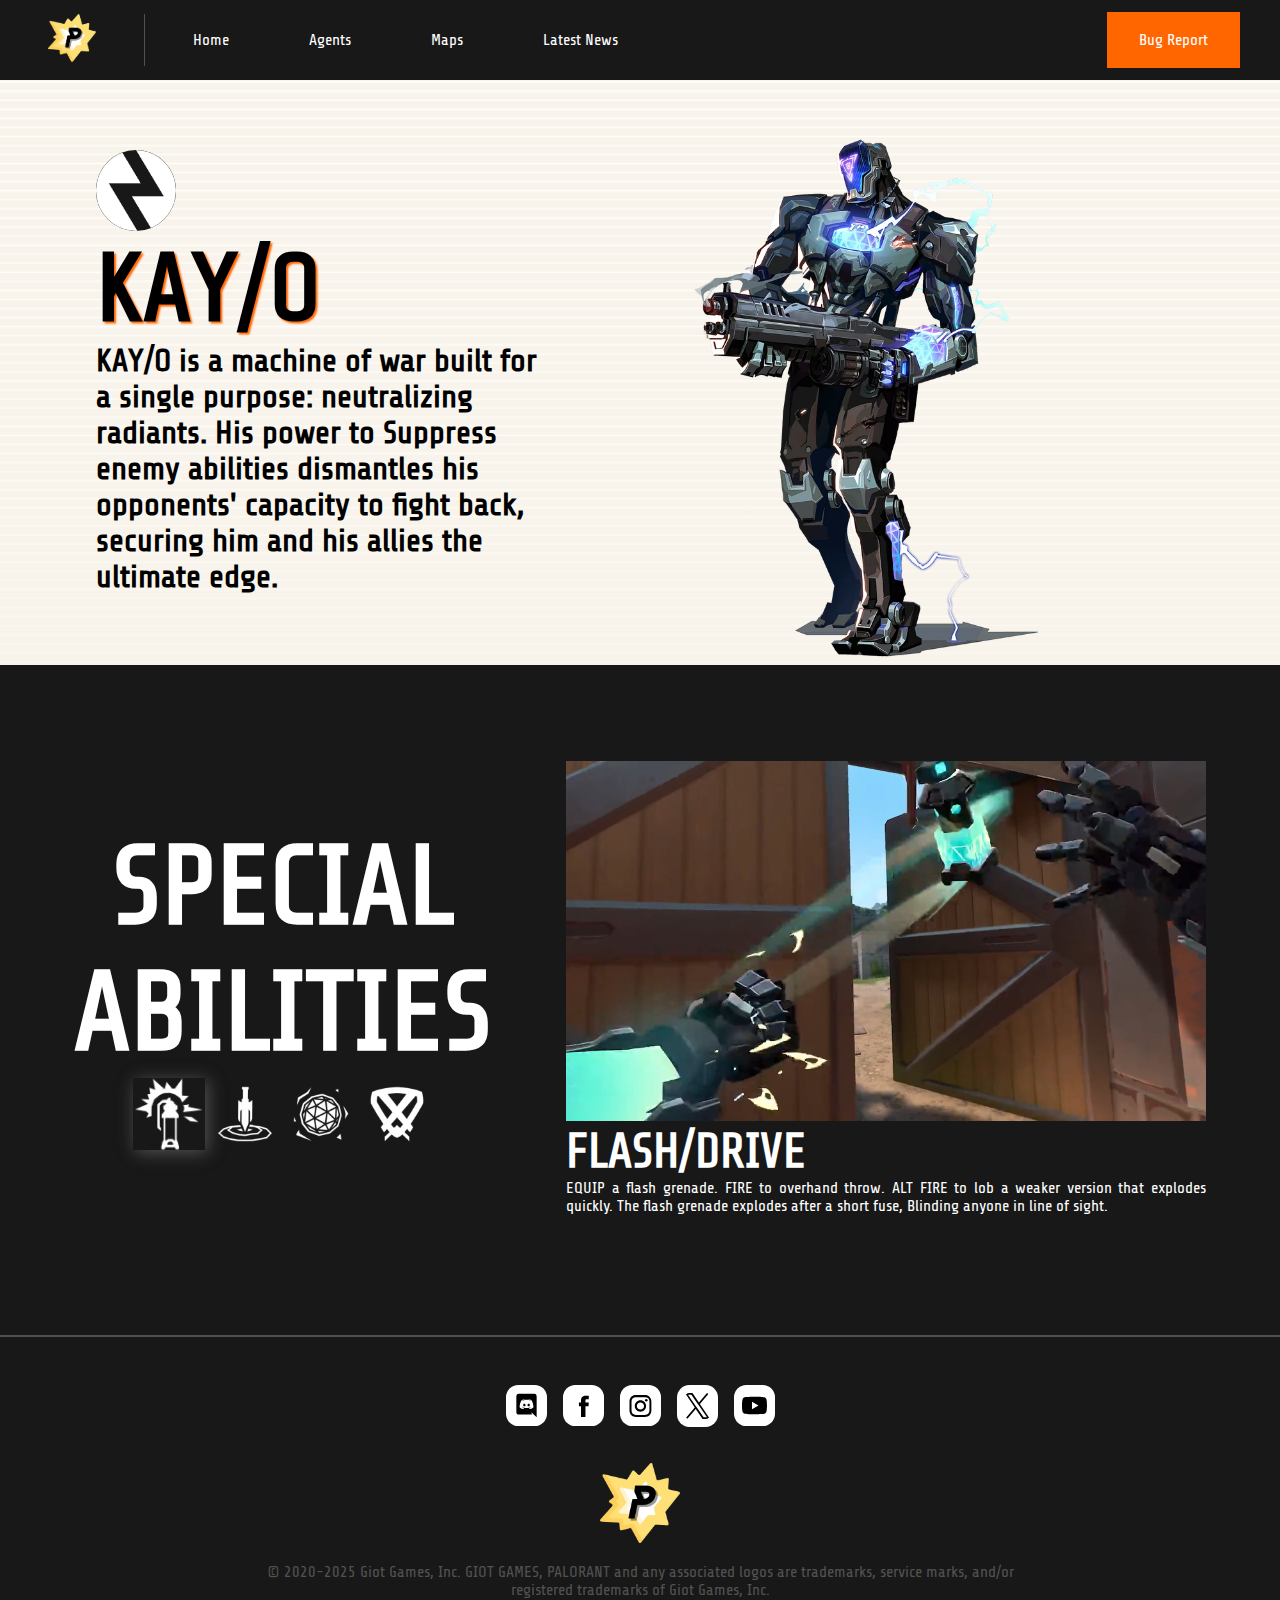
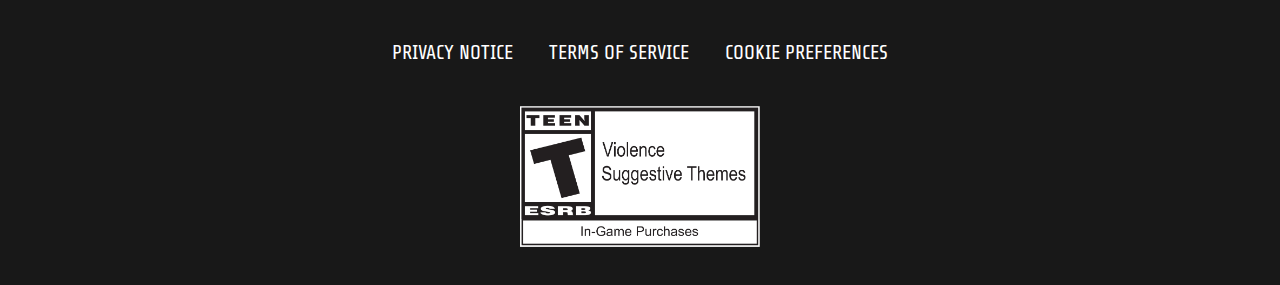
<file: page/agents-detail/kayo.html>
<!DOCTYPE html>
<html lang="en">
  <head>
    <meta charset="UTF-8" />
    <meta name="viewport" content="width=device-width, initial-scale=1.0" />
    <link rel="stylesheet" href="../../style/style.css" />
    <link rel="stylesheet" href="../../style/index.css" />
    <link rel="stylesheet" href="../../style/agents.css">
    <link rel="icon" href="../../assets/partial/logo.png" type="image/png" />
    <script src="../../js/index.js"></script>
    <script src="../../js/agents.js"></script>
    <title>Palorant</title>
  </head>
  <body>
    <header>
      <nav>
        <img
          src="../../assets/partial/logo.png"
          alt=""
          srcset=""
          class="logo-responsive"
        />
        <input type="checkbox" id="sidebar-active" />
        <label for="sidebar-active" class="open-sidebar-button">
          <img src="../../assets/partial/open.png" alt="notfound" srcset="" />
        </label>

        <div class="link-container">
          <div class="logo-container">
            <label for="sidebar-active" class="close-sidebar-button">
              <img src="../../assets/partial/close.png" alt="notfound" srcset="" />
            </label>
            <a href="" class="logo">
              <img src="../../assets/partial/logo.png" alt="" srcset="" />
            </a>
          </div>
          <a href="../../index.html" class="link-nav">Home</a>
          <a href="../agents.html" class="link-nav">Agents</a>
          <a href="../maps.html" class="link-nav">Maps</a>
          <a href="../news.html" class="link-nav">Latest News</a>
          <a href="../report.html" class="bug-report">Bug Report</a>
        </div>
      </nav>
    </header>

    <section>
        <div class="agent-detail-jumbotron">
            <div class="agent-desc">
                <img src="../../assets/index/roles/initiator.png" alt="" srcset="" class="roles-icon">
                <h1 class="agent-name">KAY/O</h1>
                <h3 class="agent-text">KAY/O is a machine of war built for a single purpose: neutralizing radiants. His power to Suppress enemy abilities dismantles his opponents' capacity to fight back, securing him and his allies the ultimate edge.</h3>
            </div>
            <div class="agent-detail-img">
            <img src="../../assets/agents/kayo.png" alt="" srcset="">
            </div>
        </div>  
        <div class="abilities-container">
            <div class="abilities-icons">
                <h1 class="special-abilities-title">SPECIAL <br> ABILITIES</h1>
                <div class="icons">
                    <img src="../../assets/agents/kayo-abilities/flashdrive.png" onclick="showAbility('ab1')" alt="Ability 1">
                    <img src="../../assets/agents/kayo-abilities/zeropoint.png" onclick="showAbility('ab2')" alt="Ability 2">
                    <img src="../../assets/agents/kayo-abilities/fragment.png" onclick="showAbility('ab3')" alt="Ability 3">
                    <img src="../../assets/agents/kayo-abilities/nullcmd.png" onclick="showAbility('ab4')" alt="Ability 4">
                </div>
            </div>

            <div class="abilities-desc">
              <div id="ab1" class="ability-card">
                <video src="../../assets/agents/kayo-abilities/KAY-O.mp4" autoplay muted loop></video>
                <h1>FLASH/DRIVE</h1>
                <p>EQUIP a flash grenade. FIRE to overhand throw. ALT FIRE to lob a weaker version that explodes quickly. The flash grenade explodes after a short fuse, Blinding anyone in line of sight.</p>
              </div>
              <div id="ab2" class="ability-card">
                <video src="../../assets/agents/kayo-abilities/KAY-O_2.mp4" autoplay muted loop></video>
                <h1>ZERO/POINT</h1>
                <p>EQUIP a suppression blade. FIRE to throw. The blade sticks to the first surface it hits, winds up, and Suppresses anyone in the radius of the explosion. Enemies can destroy this blade.</p>
              </div>
              <div id="ab3" class="ability-card">
                <video src="../../assets/agents/kayo-abilities/KAY-O_3.mp4" autoplay muted loop></video>
                <h1>FRAG/MENT</h1>
                <p>EQUIP an explosive fragment. FIRE to throw. The fragment sticks to the floor and explodes multiple times, dealing near lethal damage at the center with each explosion.</p>
              </div>
              <div id="ab4" class="ability-card">
                <video src="../../assets/agents/kayo-abilities/KAY-O_4.mp4" autoplay muted loop></video>
                <h1>NULL/CMD</h1>
                <p>INSTANTLY overload with polarized radianite energy that pulses from KAY/O in a massive radius. Enemies hit with pulses are Suppressed for a short duration. While overloaded, KAY/O gains Combat Stim and can be re-stabilized if downed.</p>
              </div>
            </div>
        </div>
    </section>

    <footer>
      <div class="social-media-wrapper">
        <a href="">
          <img src="../../assets/partial/footer/discord.svg" alt="" srcset="" />
        </a>
        <a href="">
          <img src="../../assets/partial/footer/facebook.svg" alt="" srcset="" />
        </a>
        <a href="">
          <img src="../../assets/partial/footer/instagram.svg" alt="" srcset="" />
        </a>
        <a href="">
          <img src="../../assets/partial/footer/x.svg" alt="" srcset="" />
        </a>
        <a href="">
          <img src="../../assets/partial/footer/youtube.svg" alt="" srcset="" />
        </a>
      </div>
      <div class="copyrights-wrapper">
        <a href="">
          <img src="../../assets/partial/logo.png" alt="" />
        </a>
        <p class="copyrights-text">
          &copy; 2020-2025 Giot Games, Inc. GIOT GAMES, PALORANT and any
          associated logos are trademarks, service marks, and/or registered
          trademarks of Giot Games, Inc.
        </p>
      </div>
      <div class="terms-wrapper">
        <a href="">PRIVACY NOTICE</a>
        <a href="">TERMS OF SERVICE</a>
        <a href="">COOKIE PREFERENCES</a>
      </div>
      <img src="../../assets/partial/footer/esrb.png" alt="" class="esrb-icon" />
    </footer>
  </body>
</html>
</file>
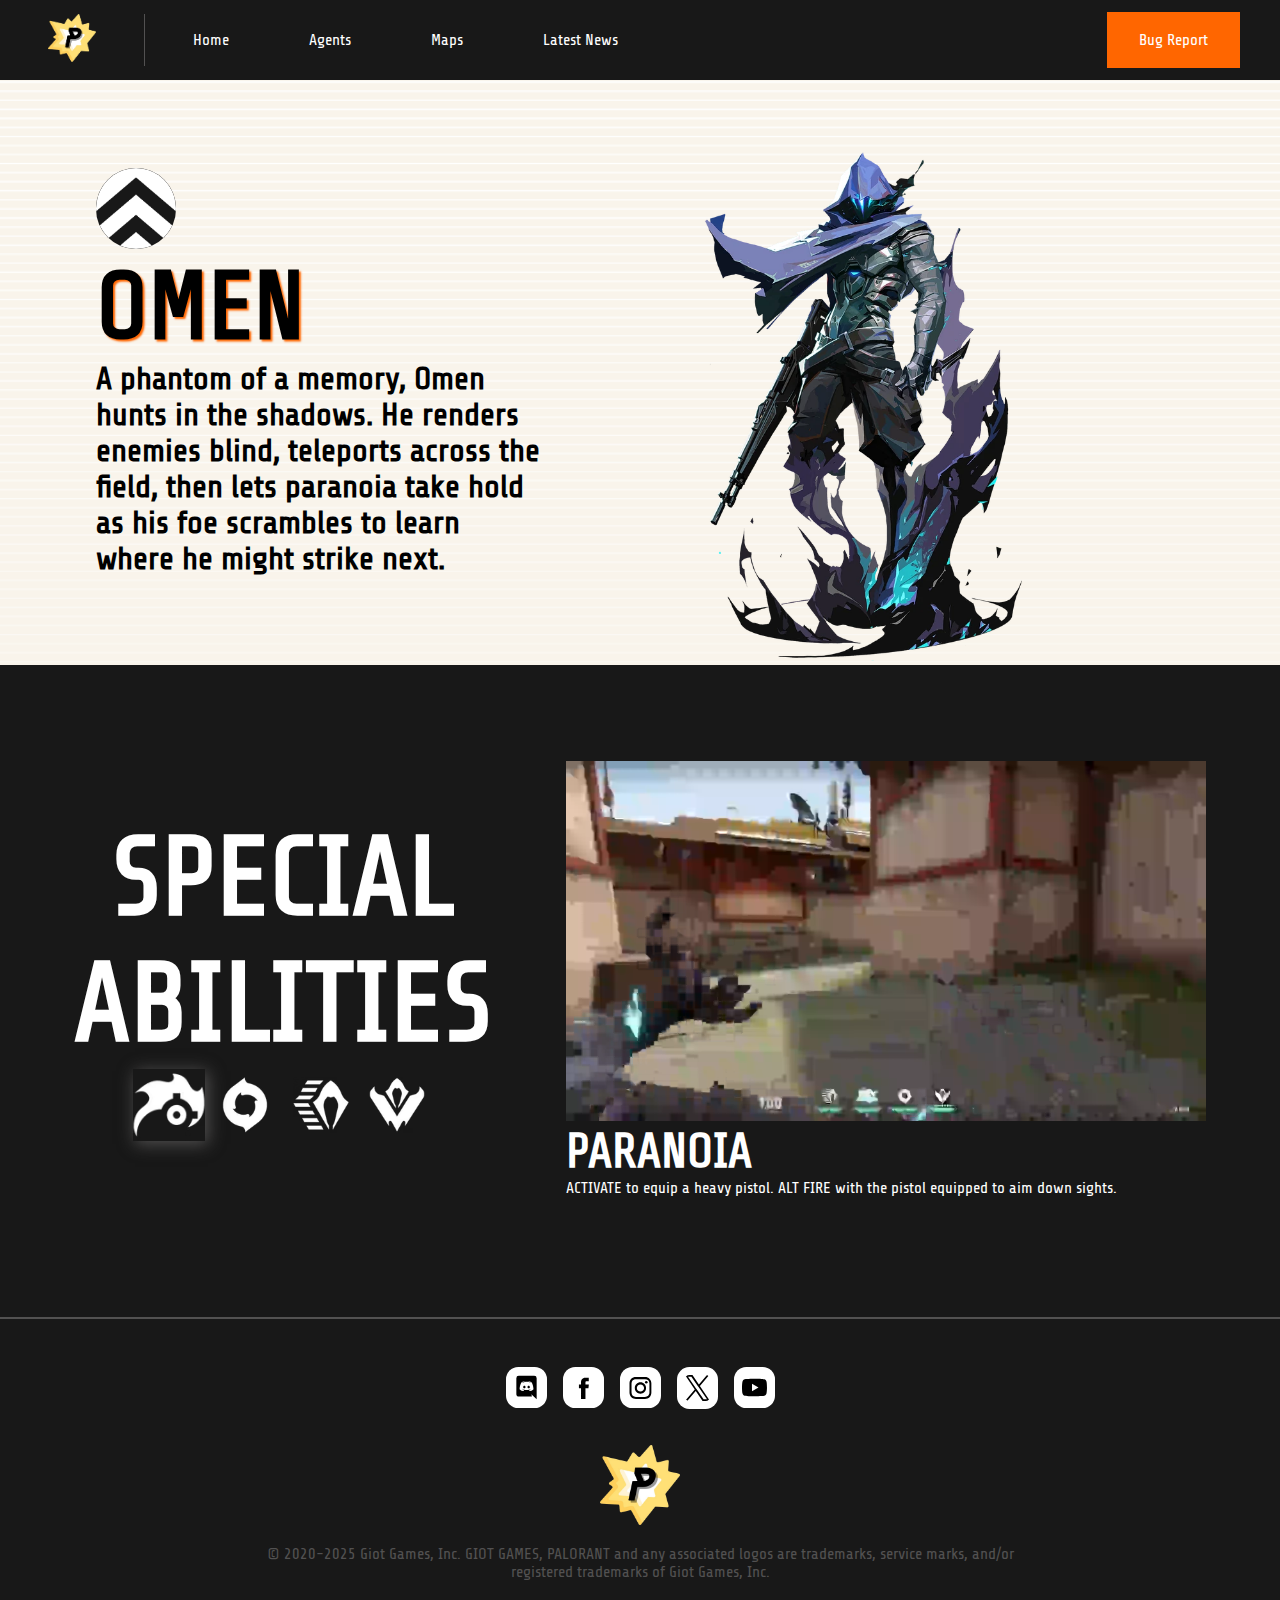
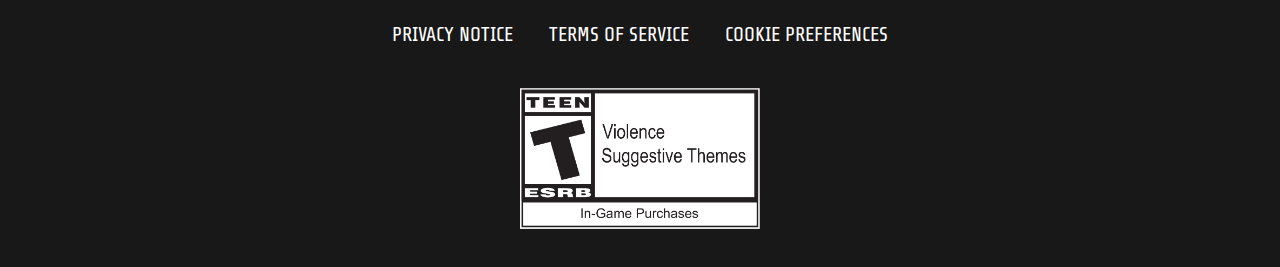
<file: page/agents-detail/omen.html>
<!DOCTYPE html>
<html lang="en">
  <head>
    <meta charset="UTF-8" />
    <meta name="viewport" content="width=device-width, initial-scale=1.0" />
    <link rel="stylesheet" href="../../style/style.css" />
    <link rel="stylesheet" href="../../style/index.css" />
    <link rel="stylesheet" href="../../style/agents.css">
    <link rel="icon" href="../../assets/partial/logo.png" type="image/png" />
    <script src="../../js/index.js"></script>
    <script src="../../js/agents.js"></script>
    <title>Palorant</title>
  </head>
  <body>
    <header>
      <nav>
        <img
          src="../../assets/partial/logo.png"
          alt=""
          srcset=""
          class="logo-responsive"
        />
        <input type="checkbox" id="sidebar-active" />
        <label for="sidebar-active" class="open-sidebar-button">
          <img src="../../assets/partial/open.png" alt="notfound" srcset="" />
        </label>

        <div class="link-container">
          <div class="logo-container">
            <label for="sidebar-active" class="close-sidebar-button">
              <img src="../../assets/partial/close.png" alt="notfound" srcset="" />
            </label>
            <a href="" class="logo">
              <img src="../../assets/partial/logo.png" alt="" srcset="" />
            </a>
          </div>
          <a href="../../index.html" class="link-nav">Home</a>
          <a href="../agents.html" class="link-nav">Agents</a>
          <a href="../maps.html" class="link-nav">Maps</a>
          <a href="../news.html" class="link-nav">Latest News</a>
          <a href="../report.html" class="bug-report">Bug Report</a>
        </div>
      </nav>
    </header>

    <section>
        <div class="agent-detail-jumbotron">
            <div class="agent-desc">
                <img src="../../assets/index/roles/controller.png" alt="" srcset="" class="roles-icon">
                <h1 class="agent-name">OMEN</h1>
                <h3 class="agent-text">A phantom of a memory, Omen hunts in the shadows. He renders enemies blind, teleports across the field, then lets paranoia take hold as his foe scrambles to learn where he might strike next.</h3>
            </div>
            <div class="agent-detail-img">
            <img src="../../assets/agents/omen.png" alt="" srcset="">
            </div>
        </div>  
        <div class="abilities-container">
            <div class="abilities-icons">
                <h1 class="special-abilities-title">SPECIAL <br> ABILITIES</h1>
                <div class="icons">
                    <img src="../../assets/agents/omen-abilities/paranoia.png" onclick="showAbility('ab1')" alt="Ability 1">
                    <img src="../../assets/agents/omen-abilities/darkcover.png" onclick="showAbility('ab2')" alt="Ability 2">
                    <img src="../../assets/agents/omen-abilities/shroudedstep.png" onclick="showAbility('ab3')" alt="Ability 3">
                    <img src="../../assets/agents/omen-abilities/fromtheshadows.png" onclick="showAbility('ab4')" alt="Ability 4">
                </div>
            </div>

            <div class="abilities-desc">
              <div id="ab1" class="ability-card">
                <video src="../../assets/agents/omen-abilities/Omen.mp4" autoplay muted loop></video>
                <h1>PARANOIA</h1>
                <p>ACTIVATE to equip a heavy pistol. ALT FIRE with the pistol equipped to aim down sights.</p>
              </div>
              <div id="ab2" class="ability-card">
                <video src="../../assets/agents/omen-abilities/Omen_2.mp4" autoplay muted loop></video>
                <h1>DARK COVER</h1>
                <p>EQUIP a shadow orb, entering a phased world to place and target the orbs. PRESS the ability key to throw the shadow orb to the marked location, creating a long-lasting shadow sphere that blocks vision. HOLD FIRE while targeting to move the marker further away. HOLD ALT FIRE while targeting to move the marker closer. PRESS RELOAD to toggle normal targeting view.</p>
              </div>
              <div id="ab3" class="ability-card">
                <video src="../../assets/agents/omen-abilities/Omen_3.mp4" autoplay muted loop></video>
                <h1>SHROUDED STEP</h1>
                <p>EQUIP a shadow walk ability and see its range indicator. FIRE to begin a brief channel, then teleport to the marked location.</p>
              </div>
              <div id="ab4" class="ability-card">
                <video src="../../assets/agents/omen-abilities/Omen_4.mp4" autoplay muted loop></video>
                <h1>FROM THE SHADOWS</h1>
                <p>EQUIP a tactical map. FIRE to begin teleporting to the selected location. While teleporting, Omen will appear as a Shade that can be destroyed by an enemy to cancel his teleport.</p>
              </div>
            </div>
        </div>
    </section>

    <footer>
      <div class="social-media-wrapper">
        <a href="">
          <img src="../../assets/partial/footer/discord.svg" alt="" srcset="" />
        </a>
        <a href="">
          <img src="../../assets/partial/footer/facebook.svg" alt="" srcset="" />
        </a>
        <a href="">
          <img src="../../assets/partial/footer/instagram.svg" alt="" srcset="" />
        </a>
        <a href="">
          <img src="../../assets/partial/footer/x.svg" alt="" srcset="" />
        </a>
        <a href="">
          <img src="../../assets/partial/footer/youtube.svg" alt="" srcset="" />
        </a>
      </div>
      <div class="copyrights-wrapper">
        <a href="">
          <img src="../../assets/partial/logo.png" alt="" />
        </a>
        <p class="copyrights-text">
          &copy; 2020-2025 Giot Games, Inc. GIOT GAMES, PALORANT and any
          associated logos are trademarks, service marks, and/or registered
          trademarks of Giot Games, Inc.
        </p>
      </div>
      <div class="terms-wrapper">
        <a href="">PRIVACY NOTICE</a>
        <a href="">TERMS OF SERVICE</a>
        <a href="">COOKIE PREFERENCES</a>
      </div>
      <img src="../../assets/partial/footer/esrb.png" alt="" class="esrb-icon" />
    </footer>
  </body>
</html>
</file>
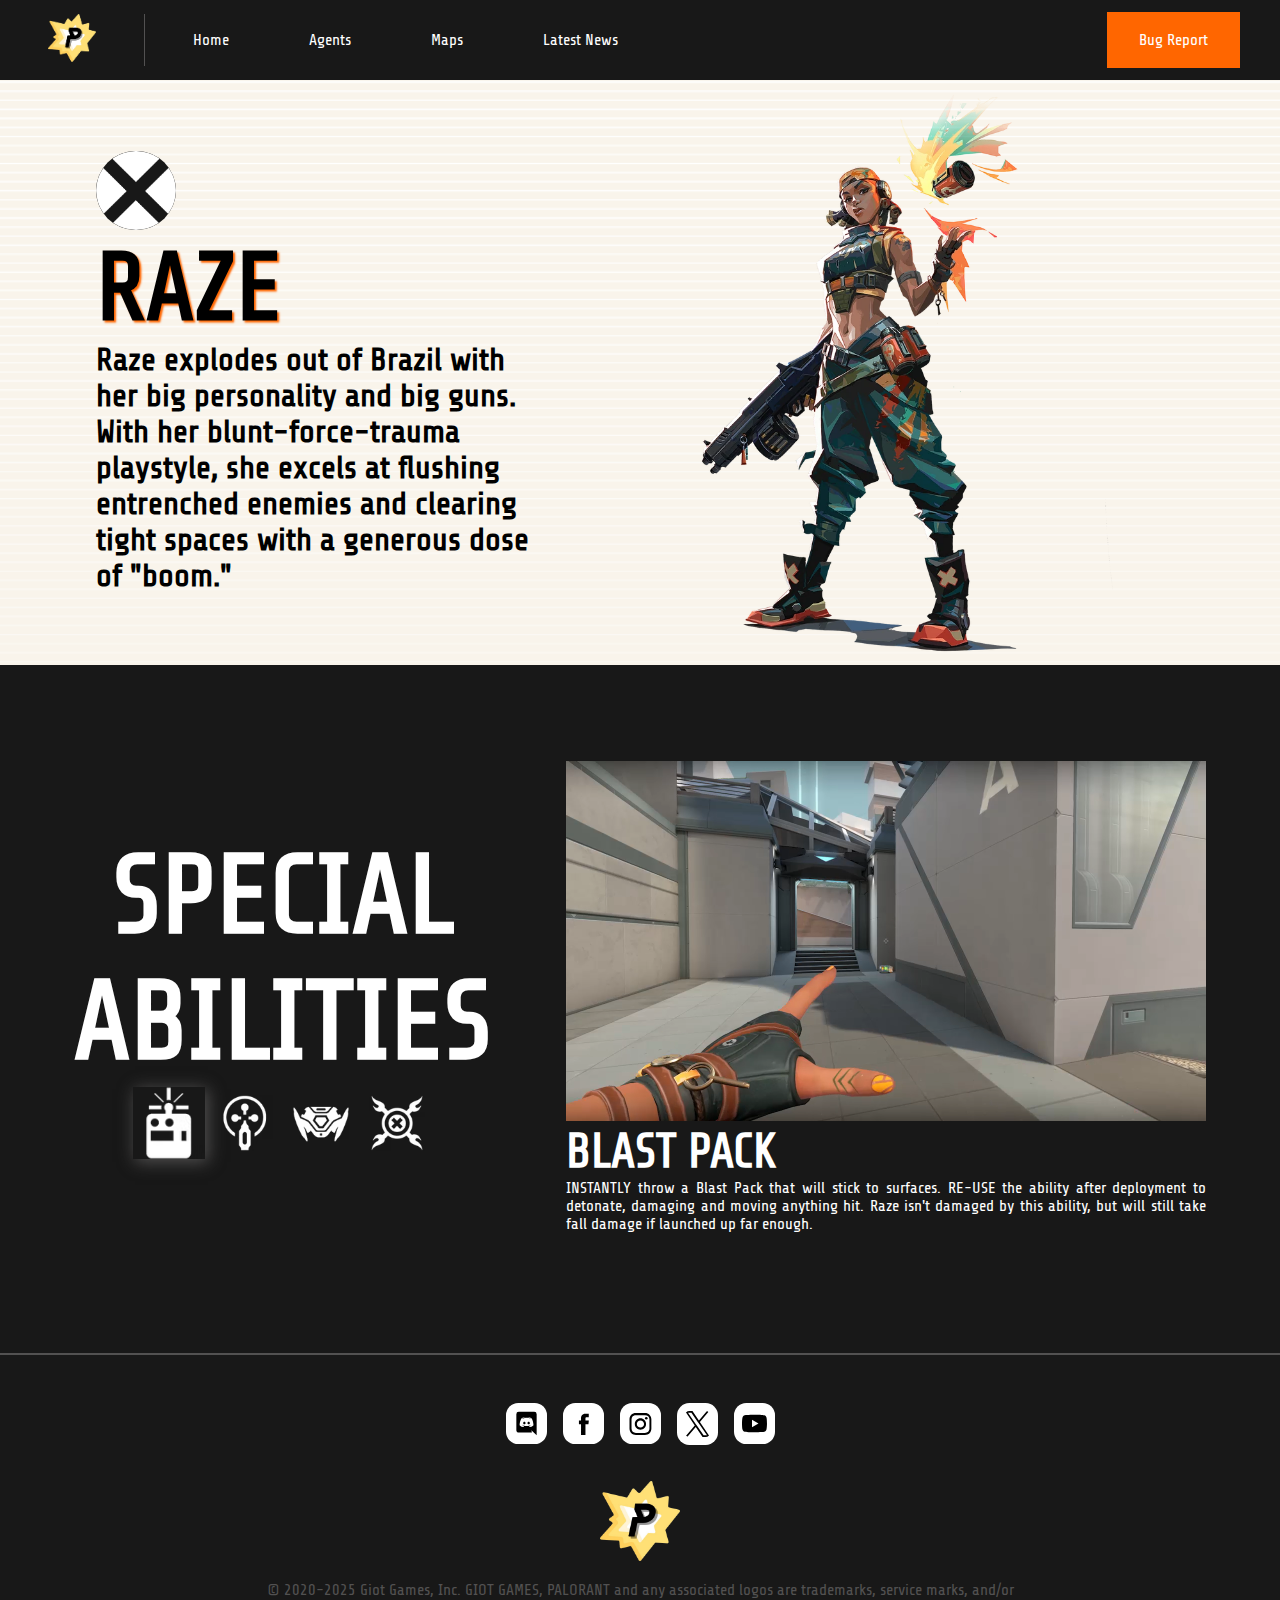
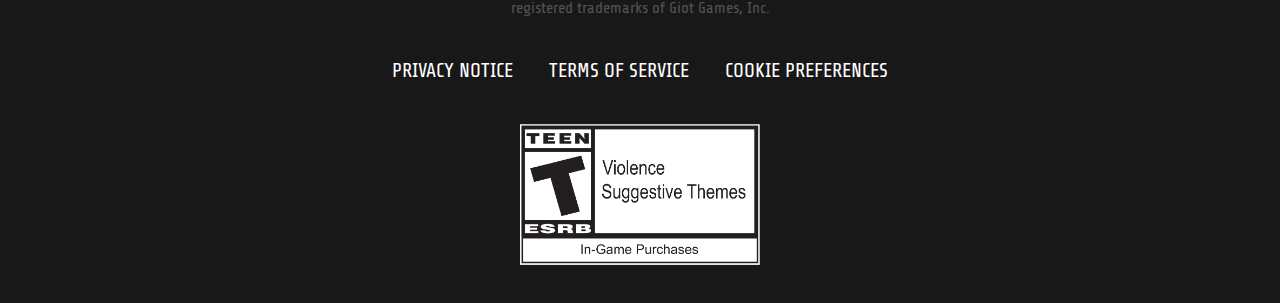
<file: page/agents-detail/raze.html>
<!DOCTYPE html>
<html lang="en">
  <head>
    <meta charset="UTF-8" />
    <meta name="viewport" content="width=device-width, initial-scale=1.0" />
    <link rel="stylesheet" href="../../style/style.css" />
    <link rel="stylesheet" href="../../style/index.css" />
    <link rel="stylesheet" href="../../style/agents.css">
    <link rel="icon" href="../../assets/partial/logo.png" type="image/png" />
    <script src="../../js/index.js"></script>
    <script src="../../js/agents.js"></script>
    <title>Palorant</title>
  </head>
  <body>
    <header>
      <nav>
        <img
          src="../../assets/partial/logo.png"
          alt=""
          srcset=""
          class="logo-responsive"
        />
        <input type="checkbox" id="sidebar-active" />
        <label for="sidebar-active" class="open-sidebar-button">
          <img src="../../assets/partial/open.png" alt="notfound" srcset="" />
        </label>

        <div class="link-container">
          <div class="logo-container">
            <label for="sidebar-active" class="close-sidebar-button">
              <img src="../../assets/partial/close.png" alt="notfound" srcset="" />
            </label>
            <a href="" class="logo">
              <img src="../../assets/partial/logo.png" alt="" srcset="" />
            </a>
          </div>
          <a href="../../index.html" class="link-nav">Home</a>
          <a href="../agents.html" class="link-nav">Agents</a>
          <a href="../maps.html" class="link-nav">Maps</a>
          <a href="../news.html" class="link-nav">Latest News</a>
          <a href="../report.html" class="bug-report">Bug Report</a>
        </div>
      </nav>
    </header>

    <section>
        <div class="agent-detail-jumbotron">
            <div class="agent-desc">
                <img src="../../assets/index/roles/duelist.png" alt="" srcset="" class="roles-icon">
                <h1 class="agent-name">RAZE</h1>
                <h3 class="agent-text">Raze explodes out of Brazil with her big personality and big guns. With her blunt-force-trauma playstyle, she excels at flushing entrenched enemies and clearing tight spaces with a generous dose of "boom."</h3>
            </div>
            <div class="agent-detail-img">
            <img src="../../assets/agents/raze.png" alt="" srcset="">
            </div>
        </div>  
        <div class="abilities-container">
            <div class="abilities-icons">
                <h1 class="special-abilities-title">SPECIAL <br> ABILITIES</h1>
                <div class="icons">
                    <img src="../../assets/agents/raze-abilities/blastpack.png" onclick="showAbility('ab1')" alt="Ability 1">
                    <img src="../../assets/agents/raze-abilities/paintshell.png" onclick="showAbility('ab2')" alt="Ability 2">
                    <img src="../../assets/agents/raze-abilities/boombot.png" onclick="showAbility('ab3')" alt="Ability 3">
                    <img src="../../assets/agents/raze-abilities/showstopper.png" onclick="showAbility('ab4')" alt="Ability 4">
                </div>
            </div>

            <div class="abilities-desc">
              <div id="ab1" class="ability-card">
                <video src="../../assets/agents/raze-abilities/blastpack.mp4" autoplay muted loop></video>
                <h1>BLAST PACK</h1>
                <p>INSTANTLY throw a Blast Pack that will stick to surfaces. RE-USE the ability after deployment to detonate, damaging and moving anything hit. Raze isn't damaged by this ability, but will still take fall damage if launched up far enough.</p>
              </div>
              <div id="ab2" class="ability-card">
                <video src="../../assets/agents/raze-abilities/paintshell.mp4" autoplay muted loop></video>
                <h1>PAINT SHELLS</h1>
                <p>EQUIP a cluster grenade. FIRE to throw the grenade, which does damage and creates sub-munitions, each doing damage to anyone in their range. ALT FIRE to lob. Paint Shells charge resets every two kills.</p>
              </div>
              <div id="ab3" class="ability-card">
                <video src="../../assets/agents/raze-abilities/boombot.mp4" autoplay muted loop></video>
                <h1>BOOMBOT</h1>
                <p>EQUIP a Boom Bot. FIRE will deploy the bot, causing it to travel in a straight line on the ground, bouncing off walls. The Boom Bot will lock on to any enemies in its frontal cone and chase them, exploding for heavy damage if it reaches them.</p>
              </div>
              <div id="ab4" class="ability-card">
                <video src="../../assets/agents/raze-abilities/showstopper.mp4" autoplay muted loop></video>
                <h1>SHOWSTOPPER</h1>
                <p>EQUIP a rocket launcher. FIRE to shoot a rocket that does massive area damage on contact with anything.</p>
              </div>
            </div>
        </div>
    </section>

    <footer>
      <div class="social-media-wrapper">
        <a href="">
          <img src="../../assets/partial/footer/discord.svg" alt="" srcset="" />
        </a>
        <a href="">
          <img src="../../assets/partial/footer/facebook.svg" alt="" srcset="" />
        </a>
        <a href="">
          <img src="../../assets/partial/footer/instagram.svg" alt="" srcset="" />
        </a>
        <a href="">
          <img src="../../assets/partial/footer/x.svg" alt="" srcset="" />
        </a>
        <a href="">
          <img src="../../assets/partial/footer/youtube.svg" alt="" srcset="" />
        </a>
      </div>
      <div class="copyrights-wrapper">
        <a href="">
          <img src="../../assets/partial/logo.png" alt="" />
        </a>
        <p class="copyrights-text">
          &copy; 2020-2025 Giot Games, Inc. GIOT GAMES, PALORANT and any
          associated logos are trademarks, service marks, and/or registered
          trademarks of Giot Games, Inc.
        </p>
      </div>
      <div class="terms-wrapper">
        <a href="">PRIVACY NOTICE</a>
        <a href="">TERMS OF SERVICE</a>
        <a href="">COOKIE PREFERENCES</a>
      </div>
      <img src="../../assets/partial/footer/esrb.png" alt="" class="esrb-icon" />
    </footer>
  </body>
</html>
</file>
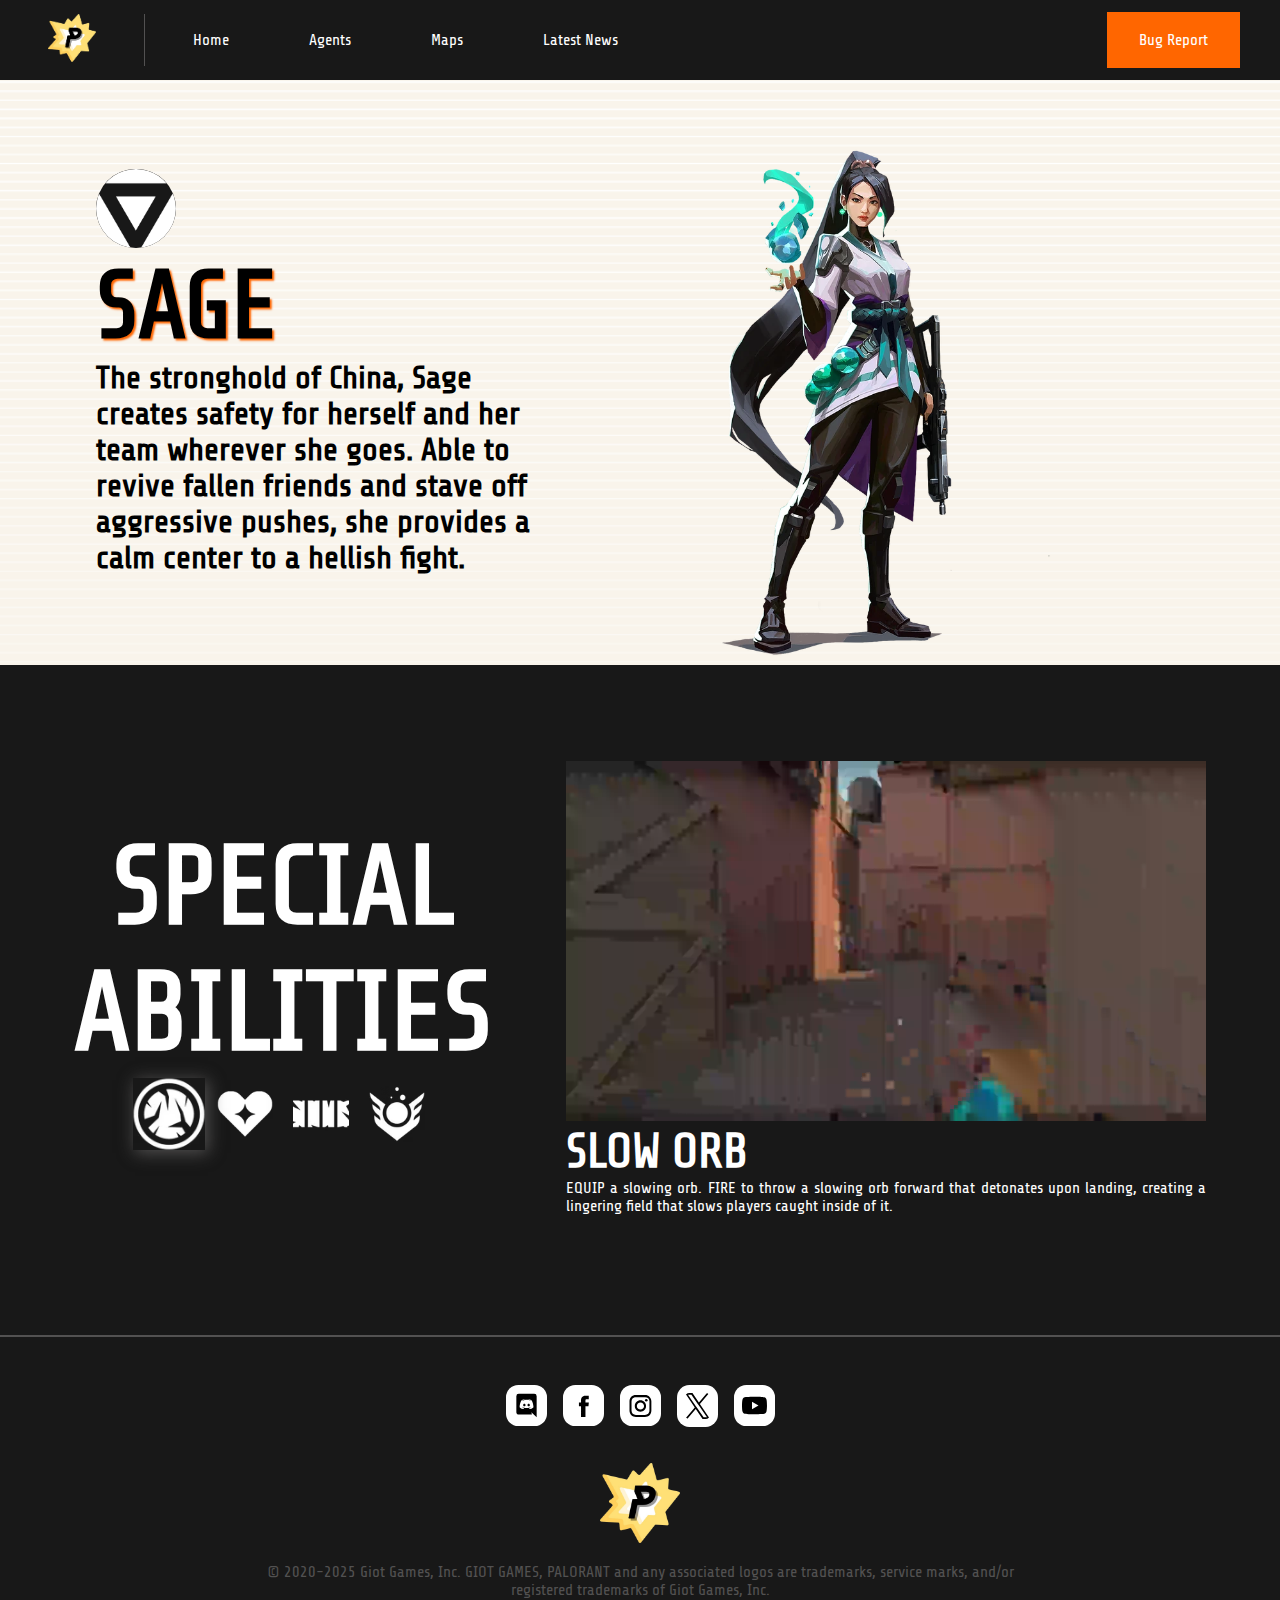
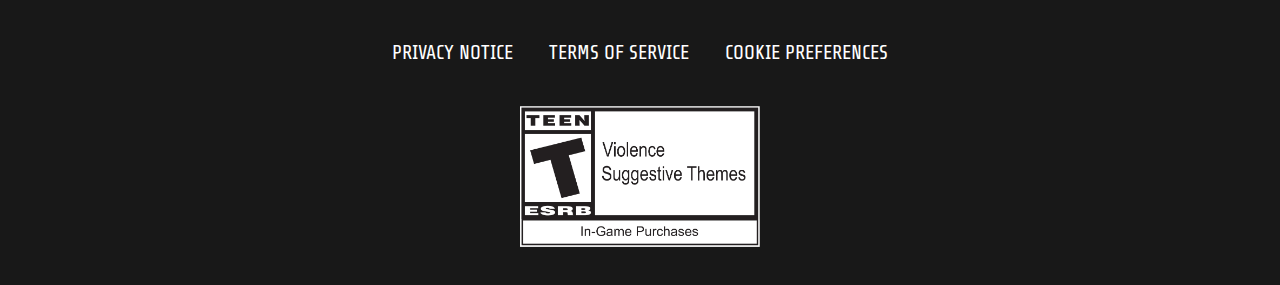
<file: page/agents-detail/sage.html>
<!DOCTYPE html>
<html lang="en">
  <head>
    <meta charset="UTF-8" />
    <meta name="viewport" content="width=device-width, initial-scale=1.0" />
    <link rel="stylesheet" href="../../style/style.css" />
    <link rel="stylesheet" href="../../style/index.css" />
    <link rel="stylesheet" href="../../style/agents.css">
    <link rel="icon" href="../../assets/partial/logo.png" type="image/png" />
    <script src="../../js/index.js"></script>
    <script src="../../js/agents.js"></script>
    <title>Palorant</title>
  </head>
  <body>
    <header>
      <nav>
        <img
          src="../../assets/partial/logo.png"
          alt=""
          srcset=""
          class="logo-responsive"
        />
        <input type="checkbox" id="sidebar-active" />
        <label for="sidebar-active" class="open-sidebar-button">
          <img src="../../assets/partial/open.png" alt="notfound" srcset="" />
        </label>

        <div class="link-container">
          <div class="logo-container">
            <label for="sidebar-active" class="close-sidebar-button">
              <img src="../../assets/partial/close.png" alt="notfound" srcset="" />
            </label>
            <a href="" class="logo">
              <img src="../../assets/partial/logo.png" alt="" srcset="" />
            </a>
          </div>
          <a href="../../index.html" class="link-nav">Home</a>
          <a href="../agents.html" class="link-nav">Agents</a>
          <a href="../maps.html" class="link-nav">Maps</a>
          <a href="../news.html" class="link-nav">Latest News</a>
          <a href="../report.html" class="bug-report">Bug Report</a>
        </div>
      </nav>
    </header>

    <section>
        <div class="agent-detail-jumbotron">
            <div class="agent-desc">
                <img src="../../assets/index/roles/sentinel.png" alt="" srcset="" class="roles-icon">
                <h1 class="agent-name">SAGE</h1>
                <h3 class="agent-text">The stronghold of China, Sage creates safety for herself and her team wherever she goes. Able to revive fallen friends and stave off aggressive pushes, she provides a calm center to a hellish fight.</h3>
            </div>
            <div class="agent-detail-img">
            <img src="../../assets/agents/sage.png" alt="" srcset="">
            </div>
        </div>  
        <div class="abilities-container">
            <div class="abilities-icons">
                <h1 class="special-abilities-title">SPECIAL <br> ABILITIES</h1>
                <div class="icons">
                    <img src="../../assets/agents/sage-abilities/sloworb.png" onclick="showAbility('ab1')" alt="Ability 1">
                    <img src="../../assets/agents/sage-abilities/healingorb.png" onclick="showAbility('ab2')" alt="Ability 2">
                    <img src="../../assets/agents/sage-abilities/barrierorb.png" onclick="showAbility('ab3')" alt="Ability 3">
                    <img src="../../assets/agents/sage-abilities/resurrection.png" onclick="showAbility('ab4')" alt="Ability 4">
                </div>
            </div>

            <div class="abilities-desc">
              <div id="ab1" class="ability-card">
                <video src="../../assets/agents/sage-abilities/Sage.mp4" autoplay muted loop></video>
                <h1>SLOW ORB</h1>
                <p>EQUIP a slowing orb. FIRE to throw a slowing orb forward that detonates upon landing, creating a lingering field that slows players caught inside of it.</p>
              </div>
              <div id="ab2" class="ability-card">
                <video src="../../assets/agents/sage-abilities/Sage_2.mp4" autoplay muted loop></video>
                <h1>HEALING ORB</h1>
                <p>EQUIP a healing orb. FIRE with your crosshairs over a damaged ally to activate a heal-over-time on them. ALT FIRE while Sage is damaged to activate a self heal-over-time.</p>
              </div>
              <div id="ab3" class="ability-card">
                <video src="../../assets/agents/sage-abilities/Sage_3.mp4" autoplay muted loop></video>
                <h1>BARRIER ORB</h1>
                <p>EQUIP a barrier orb. FIRE places a solid wall. ALT FIRE rotates the targeter.</p>
              </div>
              <div id="ab4" class="ability-card">
                <video src="../../assets/agents/sage-abilities/Sage_4.mp4" autoplay muted loop></video>
                <h1>RESURRECTION</h1>
                <p>EQUIP a resurrection ability. FIRE with your crosshairs placed over a dead ally to begin resurrecting them. After a brief channel, the ally will be brought back to life with full health.</p>
              </div>
            </div>
        </div>
    </section>

    <footer>
      <div class="social-media-wrapper">
        <a href="">
          <img src="../../assets/partial/footer/discord.svg" alt="" srcset="" />
        </a>
        <a href="">
          <img src="../../assets/partial/footer/facebook.svg" alt="" srcset="" />
        </a>
        <a href="">
          <img src="../../assets/partial/footer/instagram.svg" alt="" srcset="" />
        </a>
        <a href="">
          <img src="../../assets/partial/footer/x.svg" alt="" srcset="" />
        </a>
        <a href="">
          <img src="../../assets/partial/footer/youtube.svg" alt="" srcset="" />
        </a>
      </div>
      <div class="copyrights-wrapper">
        <a href="">
          <img src="../../assets/partial/logo.png" alt="" />
        </a>
        <p class="copyrights-text">
          &copy; 2020-2025 Giot Games, Inc. GIOT GAMES, PALORANT and any
          associated logos are trademarks, service marks, and/or registered
          trademarks of Giot Games, Inc.
        </p>
      </div>
      <div class="terms-wrapper">
        <a href="">PRIVACY NOTICE</a>
        <a href="">TERMS OF SERVICE</a>
        <a href="">COOKIE PREFERENCES</a>
      </div>
      <img src="../../assets/partial/footer/esrb.png" alt="" class="esrb-icon" />
    </footer>
  </body>
</html>
</file>
<file: style/style.css>
* {
    font-size: 16px; /* Base font size */
    padding: 0;
    margin:0;
}

@font-face {
    font-family: 'Sharetech';
    src: url('../assets/font/ShareTech-Regular.ttf');
    font-style: normal;
    font-weight: normal;
}

@font-face {
    font-family: 'Baron Neue Bold';
    src: url('../assets/font/Baron Neue Bold.otf') format('opentype');
    font-style: normal;
    font-weight: normal;
}

section{
    padding-top: 80px;
}

body{
    margin: 0;
    font-family: 'Sharetech';
    background-image: url(../assets/partial/background.png);
    background-repeat: no-repeat;
    background-position: center;
    background-attachment: fixed;
    background-size: cover;
}

.title-wrapper{
    font-family: 'Baron Neue Bold';
}

h1 {
    font-size: 3rem;
}

h2 {
    font-size: 2.5rem;
}

h3 {
    font-size: 2rem;
}

p, button {
    font-size: 1rem;
}

small {
    font-size: 0.875rem;
}

@media (max-width: 1023px) {
    html{
        font-size: 80%;
        height: 70%;
    }
}

@media(max-width: 599px) {
    html{
        font-size: 70%;
        height: 60%;
    }
}

@media(max-width: 424px){
    html{
        font-size: 60%;
        height: 50%;
    }
}

:root{
    --primary-color: #181818;
    --secondary-color: #ff6600;
    --neutral-color: white;
    --text-color: rgb(82, 81, 81);
}

nav{
    z-index: 10;
    position: fixed;
    width: 100%;
    height: 80px;
    display: flex;
    align-items: center;
    background-color: var(--primary-color);
}

.link-container{
    width: 100%;
    height: 100%;
    display: flex;
    flex-direction: row;
    align-items: center;
}

nav a{
    height: 100%;
    padding: 0 32px;
    margin-left: 16px;
    display: flex;
    align-items: center;
    text-decoration: none;
    color: var(--neutral-color);
}

nav a:hover{
    color: var(--secondary-color);
    border-bottom: 2px solid var(--neutral-color);
}

nav .logo:hover{
    border-bottom: 0;
}

.bug-report{
    margin-left: auto;
    margin-right: 40px;
    height: 70%;
    background-color: var(--secondary-color);
}
.bug-report:hover{
    color: var(--secondary-color);
    background-color: var(--neutral-color);
    border: 2px solid var(--secondary-color);
    border-right: 4px solid var(--secondary-color);
    border-bottom: 6px solid var(--secondary-color);
    transition: .3s ease-in-out;
}

#sidebar-active{
    display: none;
}

.open-sidebar-button, .close-sidebar-button{
    padding: 0 32px;
    display: none;
}

.logo{
    margin-left: 16px;
    display: block;
    border-right: 1px solid var(--text-color);
}

.logo img{
    width: 48px;
    padding-right: 16px;
}

.logo-responsive{
    display: none;
}


footer{
    width: 100%;
    height: 500px;
    background-color: var(--primary-color);
    display: flex;
    flex-direction: column;
    justify-content: flex-start;
    align-items:center;
    padding-top: 48px;
}

.social-media-wrapper{
    display: flex;
    gap: 1rem;
    margin-bottom: 32px;
}

.social-media-wrapper a{
    text-decoration: none;
}

.social-media-wrapper a img{
    background-color: var(--neutral-color);
    width: 25px;
    padding: 8px;
    border-radius: 30%;
}

.copyrights-wrapper{
    display: flex;
    flex-direction: column;
    justify-content: center;
    align-items: center;
    margin-bottom: 32px;
}

.copyrights-wrapper a img{
    width: 5rem;
}

.copyrights-text{
    max-width: 50rem;
    margin-top: 16px;
    color: var(--text-color);
    text-align: center;
}

.terms-wrapper{
    display: flex;
    justify-content: center;
    align-items: center;
    gap: 16px;
    margin-bottom: 32px;
}

.terms-wrapper a{
    text-decoration: none;
    color: var(--neutral-color);
    font-size: 20px;
    padding: 10px;
}
.terms-wrapper a:hover{
    background-color: var(--text-color);
}

@media (max-width: 599px){
    .terms-wrapper{
        flex-direction: column;
    }
}

.esrb-icon{
    width: 15rem;
}

@media(max-width: 1023px){
    .link-container{
        flex-direction: column;
        align-items: flex-start;
        position: fixed;
        top: 0;
        right: -100%;
        z-index: 10;
        width: 240px;
        background-color: var(--primary-color);
        box-shadow: -5px 0 5px var(--primary-color);
        transition: .5s ease-out;
    }

    nav a{
        box-sizing: border-box;
        height: auto;
        width: 100%;
        padding: 32px 48px;
        justify-content: flex-start;
        border-bottom: 1px solid var(--text-color);
        margin-left:0;
    }

    .bug-report{
        box-sizing: border-box;
        height: auto;
        width: 100%;
        padding: 32px 64px;
        justify-content: flex-start;
        border-bottom: 1px solid var(--text-color);
        background-color: var(--primary-color);
        border-radius: 0;
        padding-left: 50px;
    }

    .open-sidebar-button, .close-sidebar-button{
        display: block ;
        margin-left: auto;

    }

    .close-sidebar-button{
        margin-top: 24px;
        border-bottom: 1px solid var(--text-color);
    }
    
    #sidebar-active:checked ~ .link-container{
        right: 0;
    }

    .logo-container{
        width: 100%;
        display: flex;
        flex-direction: row-reverse;
        /* justify-content: space-evenly; */
    }
    .logo{
        margin: 0;
        padding: 16px 48px;
        border-right: 0;
    }

    .logo-responsive{
        display:block;
        margin-left: 32px;
        width: 48px;
    }
}

@media(min-width: 1024px){
    
}
</file>
<file: style/index.css>
:root{
    --primary-color: #181818;
    --secondary-color: #ff6600;
    --neutral-color: white;
    --text-color: rgb(82, 81, 81);
}


.video-jumbotron{
    object-fit: cover;
    width: 100%;
    height: 100vh;
    z-index: -1;
    position: relative;
}

.jumbotron-wrapper{
    height: 85vh;
    display: flex;
    justify-content: center;
    align-items: center;
    margin-bottom: 3.5rem;
}

.title-wrapper{
    z-index: 1;
    position: absolute;
    color: var(--neutral-color);
    display: flex;
    flex-direction: column;
    align-items: center;
}

.title-palorant{
    font-size: 6rem;
    transform-origin: left;
    animation: reveal 1s ease-in-out forwards;
    animation-delay: 0.1s; 
    transform: scaleX(0);
    text-shadow: 2px 2px 4px var(--primary-color);
}
.title-palorant:before{
    content: '';
    position: absolute;
    top: 1rem;
    left: 0;
    width: 100%;
    height: 100%;
    transform-origin: right;
    animation-delay: 1s;
    animation: revealreverse 2s ease-in-out forwards;
    background-color: var(--neutral-color);
    z-index: 2;
}

.subtitle-palorant{
    font-size: 1.5rem;
    z-index: 1;
    text-align: center;
    color: var(--neutral-color);
    font-family: 'Sharetech';
}

.title-button{
    width: 15rem;
    font-size: 1.5rem;
    height: 60px;
    color: var(--neutral-color);
    background-color: var(--secondary-color);
    font-family: 'Sharetech';
    border: 0;
    font-weight: bold;
}
.title-button:hover{
    background-color: var(--neutral-color);
    color: var(--secondary-color);
    border: 2px solid var(--secondary-color);
    transition: .2s ease-in-out;
}

@keyframes reveal{
    0%{
        transform: scaleX(0);
    }

    100%{
        transform:scaleX(1);
    }
}
@keyframes revealreverse{
    0%{
        transform: scaleX(1);
    }

    100%{
        transform:scaleX(0);
    }
}

.best-agent-wrapper{
    height: 60rem;
    width: 100%;
    position: relative;
    margin-bottom: 32px;
}

.best-agent-wrapper img{
   width: 100%;
   height: 100%;
   z-index: -10;
   object-fit: cover;
   object-position: top;
}

.best-agent-desc-wrapper{
    position: absolute;
    top: 8%;
    left: 50%;
    z-index: 1;
    color: var(--neutral-color);
}
.best-agent-title{
    font-size: 8rem;
    text-shadow: 2px 2px 4px var(--primary-color);
    font-weight: normal;
    margin-bottom: 5%;
}

.best-agent-subtitle{
    font-size: 2rem;
    text-shadow: 2px 2px 4px var(--primary-color);
    margin-bottom: 10%;
}

/* .card-list .card-link{
    text-decoration: none;
    color: var(--primary-color);
    display: block;
}

.card-item{
    background-color: var(--neutral-color);
    max-width: 25rem;
    padding-bottom: 5rem;
    text-decoration: none;
    overflow: hidden;
}
.card-item:hover .card-image{
    transform: scale(1.05);
    transition: .2s ease-in-out;
    z-index: -1;
}

.card-image{
    width: 100%;
    height: 100%;
    object-fit: fill;
} */

.latest-title{
    font-size: 4rem;
    text-shadow: 2px 2px 2px var(--secondary-color);
}
.latest-title-wrapper{
    display: flex;
    margin-top: 40px;
    margin-left: 20px;
    align-items: center;
    width: 95%;
}
.latest-link{
    margin-left: auto;
    color: var(--secondary-color);
    font-size: 1.5rem;
}


.slider-container {
    max-width: 1200px;
    margin: 0 auto;
    position: relative;
    overflow: hidden;
    margin-bottom: 32px;
}

.slider {
    display: flex;
    transition: transform 0.5s ease;
    gap: 20px;
    padding: 20px 0;
}

.card {
    min-width: calc(100% - 20px);
    background-color: var(--primary-color);
    color: white;
    box-shadow: 0 4px 8px rgba(0, 0, 0, 0.2);
    padding-top: 0;
    padding: 0;
}

.card-content {
    padding: 0px;
    padding-top: 0;
}

.image-container{
    overflow: hidden;
    width: 100%;
    height: 100%;
}

.card-image{
    width: 100%;
    height: 100%; 
    object-fit: cover;
    margin-bottom: 10px;
    margin-right: 0;
    padding-top: 0;
    margin-top: 0;
}
.card:hover .card-image{
    transform: scale(1.05);
    transition: .3s ease-in-out;
    z-index: -1;
    overflow: hidden;
}

.card-category {
    font-size: 14px;
    color: #aaa;
    margin-bottom: 8px;
    text-transform: uppercase;
    letter-spacing: 1px;
    padding-left: 1rem;
    max-width: 50%;
}

.card-date {
    font-size: 12px;
    color: #777;
    margin-bottom: 15px;
    padding-left: 1rem;
}

.card-title {
    font-size: 20px;
    margin-bottom: 15px;
    font-weight: 600;
    padding-left: 16px;
    padding-right: 16px;
}

.card-description {
    font-size: 14px;
    color: #ccc;
    margin-bottom: 20px;
    line-height: 1.5;
    padding-left: 16px;
    padding-right: 16px;
}

.card-link {
    color: var(--secondary-color);
    text-decoration: none;
    font-weight: 600;
    display: inline-block;
    margin-top: 10px;
}

.slider-nav {
    display: flex;
    justify-content: center;
    margin-top: 20px;
    gap: 10px;
}

.slider-btn {
    background-color: var(--secondary-color);
    color: white;
    border: none;
    border-radius: 50%;
    width: 40px;
    height: 40px;
    font-size: 18px;
    cursor: pointer;
    display: flex;
    align-items: center;
    justify-content: center;
    transition: background-color 0.3s;
    margin-bottom: 50px;
}

.slider-btn:hover {
    background-color: var(--neutral-color);
    color: var(--secondary-color);
    border: 2px solid var(--secondary-color);
}

.slider-btn:disabled {
    background-color: #ccc;
    cursor: not-allowed;
}

/* MAPS */
.maps-slider-container{
    position: relative;
    display: flex;
    flex-direction: column;
    /* background-color: var(--primary-color); */
    height: 75vh;
    width: 100%;
    margin-bottom: 48px;
}

.maps-slider-container input{
    appearance: none;
    top: 200px;
}

.maps-slider-container .dots{
    z-index: 1;
    display: flex;
    justify-content: center;
    align-items: center;
    gap: 10px;
    margin-top: 16px;
}

.maps-slider-container .dots label{
    width: 25px;
    height: 25px;
    background: var(--secondary-color);
    cursor: pointer;
    border-radius: 50%;
    opacity: 0.5;
    border: 1px solid var(--primary-color);
}

.maps-slider-container input:nth-of-type(1):checked ~ .dots label:nth-of-type(1),
.maps-slider-container input:nth-of-type(2):checked ~ .dots label:nth-of-type(2),
.maps-slider-container input:nth-of-type(3):checked ~ .dots label:nth-of-type(3),
.maps-slider-container input:nth-of-type(4):checked ~ .dots label:nth-of-type(4),
.maps-slider-container input:nth-of-type(5):checked ~ .dots label:nth-of-type(5){
    opacity: 1;
    width: 30px;
    height: 30px;
}

.maps-slider-container .slider-image{
    width: 100%;
    height: 100%;
    position: relative;
    place-items: center;
    top: 0;
    left: 0;
}

.maps-slider-container .slider-image .slide{
    background: var(--img);
    background-size: cover;
    background-position: left;
    width: 100%;
    height: 100%;
    top: 0;
    left: 0;
    background-repeat: no-repeat;
    position: absolute;
    clip-path: circle(0% at 0% 50%);
    transition: 2s;
    transition-delay: 0s;
    display: flex;
    justify-content: flex-start;
    align-items: flex-end;
}

.maps-slider-container .slider-image .slide-a{--img: url('../assets/index/maps/ascent.png');}
.maps-slider-container .slider-image .slide-b{--img: url('../assets/index/maps/haven.png');}
.maps-slider-container .slider-image .slide-c{--img: url('../assets/index/maps/lotus.png');}
.maps-slider-container .slider-image .slide-d{--img: url('../assets/index/maps/pearl.png');}
.maps-slider-container .slider-image .slide-e{--img: url('../assets/index/maps/sunset.png');}

.maps-slider-container .slider-image .slide:nth-of-type(even){
    clip-path: circle(0% at 100% 50%);
    background-position: right;
}

.maps-slider-container input:nth-of-type(1):checked ~ .slider-image .slide:nth-of-type(1),
.maps-slider-container input:nth-of-type(2):checked ~ .slider-image .slide:nth-of-type(2),
.maps-slider-container input:nth-of-type(3):checked ~ .slider-image .slide:nth-of-type(3),
.maps-slider-container input:nth-of-type(4):checked ~ .slider-image .slide:nth-of-type(4),
.maps-slider-container input:nth-of-type(5):checked ~ .slider-image .slide:nth-of-type(5){
    opacity: 1;
    z-index: 3;
    clip-path: circle(150% at 50% 50%);
    background-position: center;
}

.content-maps-wrapper{
    color: var(--neutral-color);
    max-width: 35rem;
    margin: 5rem;
    text-shadow: 1px 2px 2px var(--primary-color);
}

.maps-text{
    font-size: 6rem;
    margin-bottom: 16px;
    margin-left: 5rem;
    font-weight: bold;
    text-shadow: 2px 2px 2px var(--secondary-color);
}

.title-maps{
    font-size: 4rem;
    font-weight: bold;
}

.subtitle-maps{
    font-size: 1.3rem;
}

/* ROLES */
.role-agent-wrapper{
    display: flex;
    justify-content: space-evenly;
    width: 100%;
    margin-bottom: 80px;
}
.role-agent-image{
    padding: 0;
    margin: 0;
    left: 0;
    top: 0;
}
.role-agent-image img{
    width: 35rem;
    transition: transform 0.4s ease, opacity 0.4s ease;
    opacity: 1;
    transform: translateX(0);
}
.role-agent-image img.slide-out{
    transform: translateX(-100%);
    opacity: 0;
}
.role-agent-image img.slide-in{
    transform: translateX(100%);
    opacity: 0;
}
.title-roles{
    font-weight: bold;
    font-size: 5rem;
    text-shadow: 2px 2px 2px var(--secondary-color);
    margin-bottom: 32px;
}
.role-btn-wrapper{
    display: flex;
    gap: 15px;
    margin-bottom: 32px;
    align-items: center;
}
.role-btn{
    border-radius: 100%;
    background-color: var(--text-color);
    border: 1px solid var(--primary-color);
}
.role-btn:hover{
    transform: scale(1.1);
    transition: .2s ease-in-out;
    background-color: var(--secondary-color);
}
.role-btn:hover img{
    transform: rotateY(360deg);
    transition: 0.5s ease-in-out;
}
.role-btn img{
    width: 4rem;
    object-fit: fill;
    left: 0;
    margin-left: 0;
}
.role-agent-desc{
    max-width: 30rem;
    margin: 0;
    padding: 0;
    padding-top: 48px;
}
#role-agent-title{
    margin-bottom: 8px;
    text-shadow: 0.5px 1px 1px var(--primary-color);
}
#role-agent-text{
    color: var(--text-color);
    font-size: 1.5rem;
    margin-bottom: 32px;
}

.all-agent-btn{
    width: 15rem;
    font-size: 1.5rem;
    height: 60px;
    color: var(--neutral-color);
    background-color: var(--secondary-color);
    font-family: 'Sharetech';
    border: 0;
    font-weight: bold;
}
.all-agent-btn:hover{
    background-color: var(--neutral-color);
    color: var(--secondary-color);
    border: 2px solid var(--secondary-color);
    transition: .2s ease-in-out;
}

.palorant-desc-container{
    height: 40rem;
    margin-bottom: 100px;
}
.about-palorant-wrapper{
    position: absolute;
    top: 15%;
    left: 10%;
    z-index: 1;
    color: var(--neutral-color);
}
.palorant-desc-title{
    text-shadow: 4px 4px 4px var(--secondary-color);
}
.palorant-desc-subtitle{
    margin-bottom: 0;
    text-shadow: 4px 4px 4px var(--primary-color);
    margin-bottom: 16px;
    
}
.palorant-desc-text{
    max-width: 600px;
    text-shadow: 4px 4px 4px var(--primary-color);
    margin-bottom: 32px;
    font-size: 1.5rem;
    background-color: rgba(0, 0, 0, 0.5);

}


@media (min-width: 600px) {
    .card {
        min-width: calc(50% - 20px);
    }
    .slider{    
        margin-left: 1rem;
    }
    
}

@media (min-width: 900px) {
    .card {
        min-width: calc(33.3333% - 20px);
    }
}

@media(max-width: 599px){
    .best-agent-desc-wrapper{
        left: 15rem;
    }
    .about-palorant-wrapper{
        left: 5%;
        top: 25%;
        right: 5%;
    }
    .best-agent-wrapper{
        height: 65rem;
    }
    
    .card-image{
        height: 100%;
    }
    .slider{
        margin-left: 5%;
    }
    .latest-title-wrapper{
        flex-direction: column;
        justify-content: center;
        margin-left: 0;
    }
    .latest-link{
        margin-left: 0;
        margin-top: 2%;
        margin-bottom: 5%;
    }
    .role-agent-wrapper{
        width: 100%;
        display: flex;
        justify-content: center;
        align-items: center;
        flex-direction: column-reverse;
        margin-top: 4rem;
    }

    .all-agent-btn{
        width: 100%;
    }
}

@media(max-width: 1023px){
    .best-agent-wrapper{
        height: 65rem;
    }
    /* .role-agent-image img{
        width: 40rem;
        margin-left: 0;
        padding-left: 0;
        left: 0;
    } */
}

@media (max-width: 1024px){
    /* .role-agent-image img{
        width: 40rem;
        margin-left: 0;
        padding-left: 0;
        left: 0;
    } */
}
</file>
<file: style/agents.css>
:root{
    --primary-color: #181818;
    --secondary-color: #ff6600;
    --neutral-color: white;
    --text-color: rgb(82, 81, 81);
}

.agents-title{
    font-size: 6rem;
    margin:6rem;
}

.agents-container{
    display: flex;
    align-items: center;
    justify-content: center;
    flex-wrap: wrap;
    gap: 48px;
    margin-top: 80px;
    margin-bottom: 96px;
}

.agents-container a{
    text-decoration: none;
    display: block;
}

.agents{
    background-color: var(--primary-color);
    width: 25rem;
    box-shadow: 2px 4px 4px var(--primary-color);
    padding-bottom: 32px;
    height: 35rem;
    display: flex;
    flex-direction: column;
    justify-content: center;
    align-items: center;
}
.agents:hover {
    box-shadow: 4px 4px 4px var(--secondary-color);
    transition: 0.5s ease-in-out;
}
.agents:hover .agents-photo img{
    transform: scale(1.3);
    object-position: top;
    transition: .5s ease-in-out;
}

.agents-photo{
    overflow: hidden;
}


.agents-photo img{
    width: 100%;
    object-fit:cover;
    object-position: top;
}

.agents-name-wrapper{
    display: flex;
    align-items: center;
    justify-content: center;
    color: var(--neutral-color);
    gap: 10px;
}

.agents-name-wrapper img{
    width: 2.5rem;
}

.btn-container{
    width: 100%;
    display: flex;
    justify-content: center;
    align-items: center;
    margin-bottom: 96px;
}

.agent-detail-jumbotron{
    display: flex;
    justify-content: center;
    align-items: center;
    margin: 6rem;
    margin-bottom: 0;
    margin-top: 0;
}
.roles-icon{
    width: 5rem;
    background-color: var(--primary-color);
    border-radius: 60%;
}
.agent-desc{
    min-width: 20rem;
}

.agent-name{
    font-size: 6rem;
    text-shadow: 2px 2px 2px var(--secondary-color);
}
.agent-text{

}
.agent-detail-img img{
    width: 40rem;
}
.special-abilities-title{
    color: var(--neutral-color);
    font-size: 7rem;
    text-align: center;
}

.abilities-container{
    padding-top: 96px;
    display: flex;
    justify-content: space-evenly;
    align-items: center;
    background-color: var(--primary-color);
    border-bottom: 2px solid var(--text-color);
    padding-bottom: 120px;
}

.abilities-icons{
    display: flex;
    flex-direction: column;
    justify-content: center;
    align-items: center;
}
.icons{
    display: flex;
    align-items: center;
}
.icons img{
    width: 3.5rem;
    height: 3.5rem;
    cursor: pointer;
    margin: 10px;
    transition: transform 0.2s ease;
}
.icons img:hover{
    transform: scale(1.1);
}
.icons img.active {
    border-color: var(--text-color);
    box-shadow: 2px 2px 12px var(--text-color);
    transform: scale(1.3);
    
}
.ability-card {
    color: var(--neutral-color);
    width: 40rem;
    text-align: justify;
    animation: popFade .8s ease;
}
.ability-card video{
    width: 100%;
}



@keyframes popFade {
    0% {
      opacity: 0;
      transform: scale(0.95);
    }
    100% {
      opacity: 1;
      transform: scale(1);
    }
}

@media(max-width: 600px){
    .agent-detail-jumbotron{
        flex-direction: column-reverse;
    }

    .btn-container button{
        width: 75%;
    }

    .abilities-container{
        flex-direction: column;
        gap: 32px;
        margin-top: 64px;
    }
}
</file>
<file: style/news.css>
:root{
    --primary-color: #181818;
    --secondary-color: #ff6600;
    --neutral-color: white;
    --text-color: rgb(82, 81, 81);
}

.list-news-container{
    display: flex;
    align-items: center;
    flex-direction: column;
}

.news-link{
    width: 100%;
    text-decoration: none;
    color: var(--primary-color);
}

.news-link-wrapper{
    display: flex;
    align-items: center;
    margin-left: 3rem;
    margin-right: 3rem;
    border-top: 1px solid var(--text-color);
    padding: 1.5rem;
}
.news-img{
    width: 15rem;
    overflow: hidden;
    height: 8rem;
    margin-right: 1.5rem;
}

.news-img img{
    object-fit: cover;
    width: 100%;
    height: 100%;
    object-position: top;
}

.news-link:hover .news-img img{
    transform: scale(1.10);
    transition: 0.3s ease-in-out;
}

.new-desc-wrapper{
    
}

.see-more-btn{
    margin-top: 32px;
    margin-bottom: 80px;
}

@media(max-width: 768px){
    .see-more-btn{
        max-width: 80%;
    }
    .news-link-wrapper{
        flex-direction: column;
        align-items: flex-start;
    }
    .news-img{
        width: 100%;
        height: 100%;
        margin-bottom: 2rem;
    }
}
</file>
<file: style/report.css>
:root{
    --primary-color: #181818;
    --secondary-color: #ff6600;
    --neutral-color: white;
    --text-color: rgb(82, 81, 81);
}

.form-container{
    display: flex;
    justify-content: center;
    align-items: center;
    margin-top: 80px;
    margin-bottom: 80px;
}

#reportForm {
    max-width: 550px;
    width: 100%;
    padding: 30px;
    background-color: var(--neutral-color);
    border-radius: 10px;
    box-shadow: 0 10px 30px rgba(0, 0, 0, 0.1);
    border: 1px solid #eee;
}

.text-report{
    font-size: 4rem;
    margin-bottom: 32px;
    text-align: center;
    text-shadow: 2px 2px 2px var(--secondary-color);
}

label {
    display: block;
    margin-bottom: 8px;
    font-weight: 600;
    color: var(--primary-color);
    transition: all 0.3s ease;
}


select{
    width: 100%;
    padding: 12px;
    margin-bottom: 5px;
    border: 2px solid #ddd;
    border-radius: 6px;
    font-size: 16px;
    transition: all 0.3s ease;
    background-color: var(--neutral-color);
}

input[type="text"],
input[type="email"],
input[type="file"],textarea{
    width: 95%;
    padding: 12px;
    margin-bottom: 5px;
    border: 2px solid #ddd;
    border-radius: 6px;
    font-size: 16px;
    transition: all 0.3s ease;
    background-color: var(--neutral-color);
}



input[type="text"]:focus,
input[type="email"]:focus,
select:focus,
textarea:focus {
    border-color: var(--secondary-color);
    outline: none;
    box-shadow: 0 0 0 3px rgba(255, 102, 0, 0.2);
}

/* Unique animations for each input */
#username:focus {
    animation: pulse 1.5s infinite;
}

#email:focus {
    animation: shake 0.5s ease-in-out;
}

#server:focus {
    transform: scale(1.02);
}

#description:focus {
    animation: bounce 0.5s ease;
}

#report-img:focus {
    animation: glow 1.5s infinite alternate;
}

@keyframes pulse {
    0% { transform: scale(1); }
    50% { transform: scale(1.01); }
    100% { transform: scale(1); }
}

@keyframes shake {
    0%, 100% { transform: translateX(0); }
    25% { transform: translateX(-5px); }
    75% { transform: translateX(5px); }
}

@keyframes bounce {
    0%, 100% { transform: translateY(0); }
    50% { transform: translateY(-5px); }
}

@keyframes glow {
    from { box-shadow: 0 0 5px rgba(255, 102, 0, 0.5); }
    to { box-shadow: 0 0 20px rgba(255, 102, 0, 0.8); }
}

.error-message {
    color: #e74c3c;
    font-size: 14px;
    margin-bottom: 15px;
    height: 20px;
    opacity: 0;
    transition: opacity 0.3s ease;
}

.error-message.show {
    opacity: 1;
}

.char-counter {
    text-align: left;
    font-size: 12px;
    color: var(--text-color);
    margin-bottom: 15px;
}

.preview-image {
    max-width: 100%;
    max-height: 200px;
    margin-top: 10px;
    display: none;
    border-radius: 5px;
    border: 2px dashed var(--secondary-color);
    transition: all 0.3s ease;
}

.preview-image:hover {
    transform: scale(1.02);
}

input[type="checkbox"] {
    margin-right: 10px;
    accent-color: var(--secondary-color);
    transform: scale(1.2);
    transition: all 0.3s ease;
}

input[type="checkbox"]:hover {
    transform: scale(1.3);
}

button[type="submit"] {
    background-color: var(--secondary-color);
    color: white;
    border: none;
    padding: 12px 20px;
    font-size: 16px;
    border-radius: 6px;
    cursor: pointer;
    width: 100%;
    font-weight: 600;
    transition: all 0.3s ease;
    margin-top: 10px;
}

button[type="submit"]:hover {
    background-color: #e65c00;
    transform: translateY(-2px);
    box-shadow: 0 5px 15px rgba(255, 102, 0, 0.3);
}

button[type="submit"]:active {
    transform: translateY(0);
}

.checkbox-container {
    display: flex;
    align-items: center;
    margin: 15px 0;
}

/* Animation for successful validation */
.valid {
    border-color: #2ecc71 !important;
    animation: valid 0.5s ease;
}

@keyframes valid {
    0% { transform: scale(1); }
    50% { transform: scale(1.02); }
    100% { transform: scale(1); }
}

/* Animation for error */
.invalid {
    border-color: #e74c3c !important;
    animation: invalid 0.5s ease;
}

@keyframes invalid {
    0%, 100% { transform: translateX(0); }
    25% { transform: translateX(-5px); }
    75% { transform: translateX(5px); }
}


  .checkbox-wrapper{
    display: flex;
    align-items: center;
  }

  .label-agree{
    color: var(--text-color);
    margin-top: 7px;
  }
</file>
